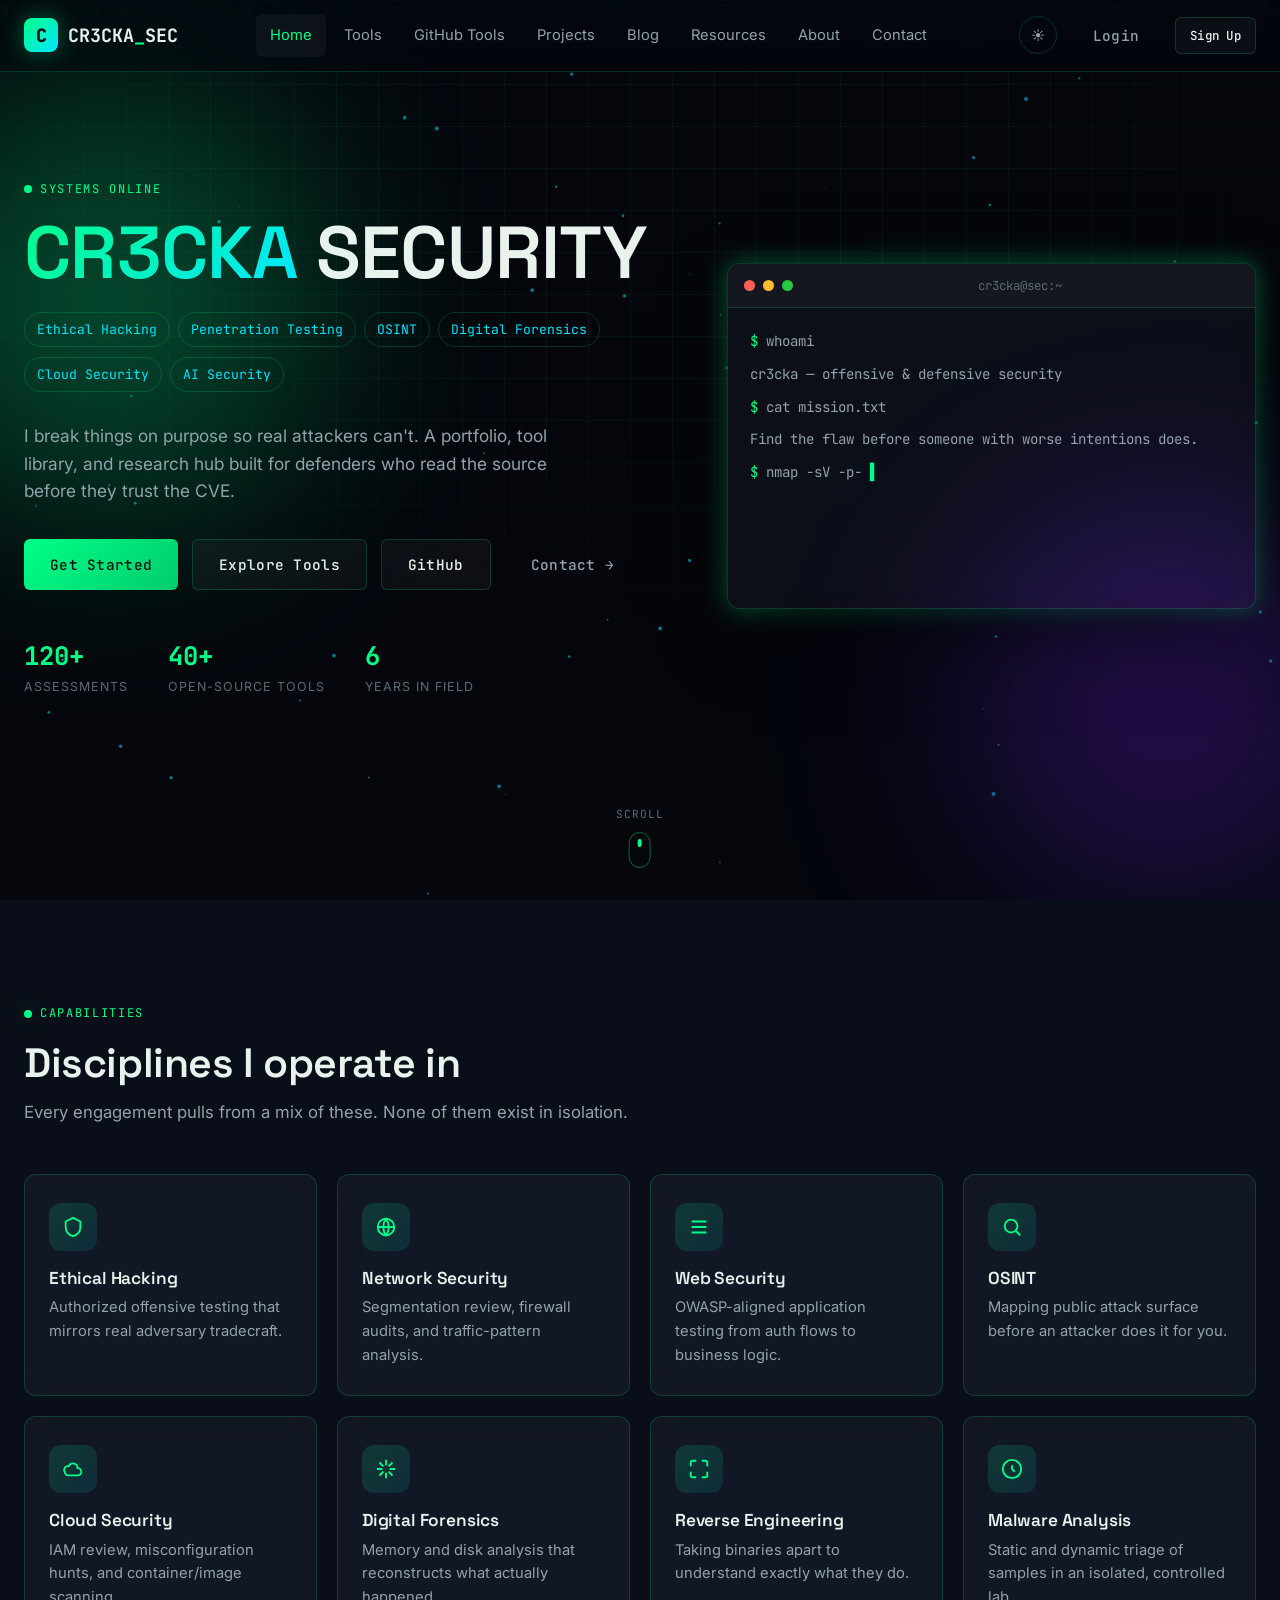
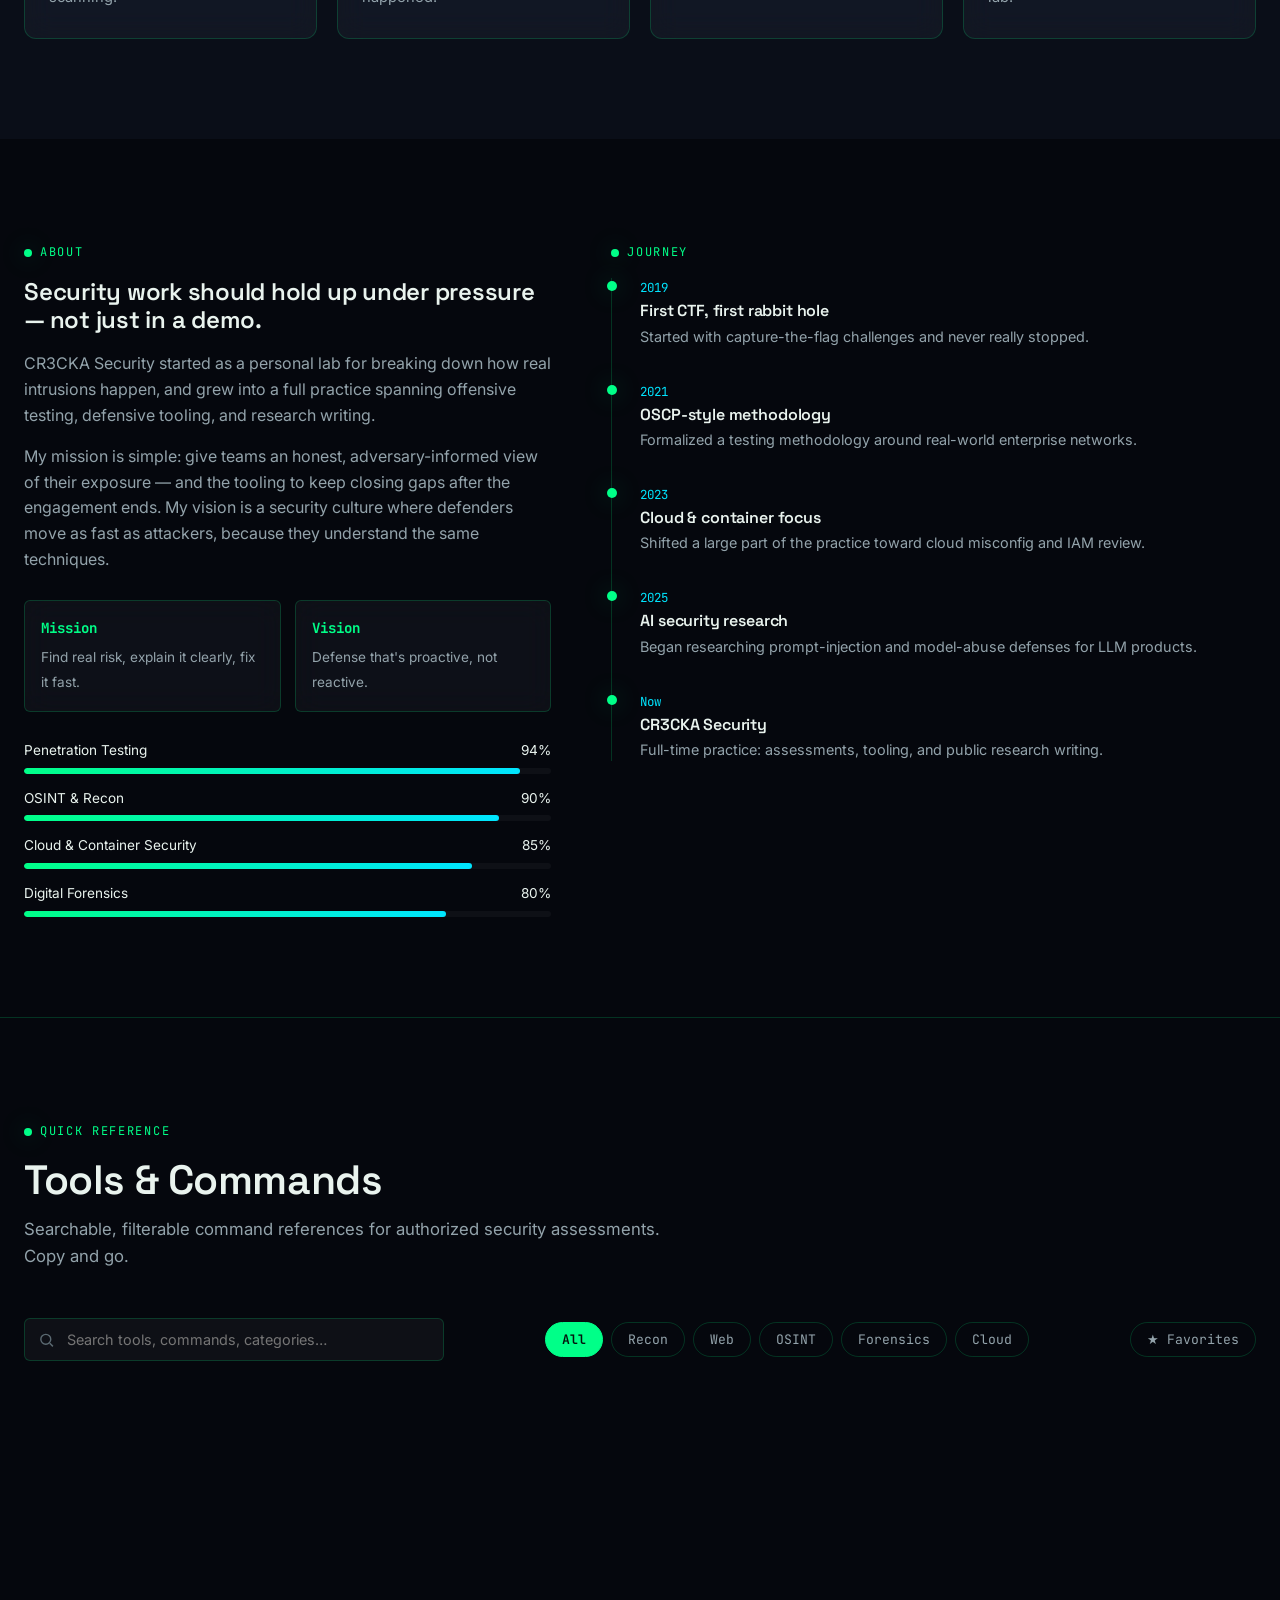
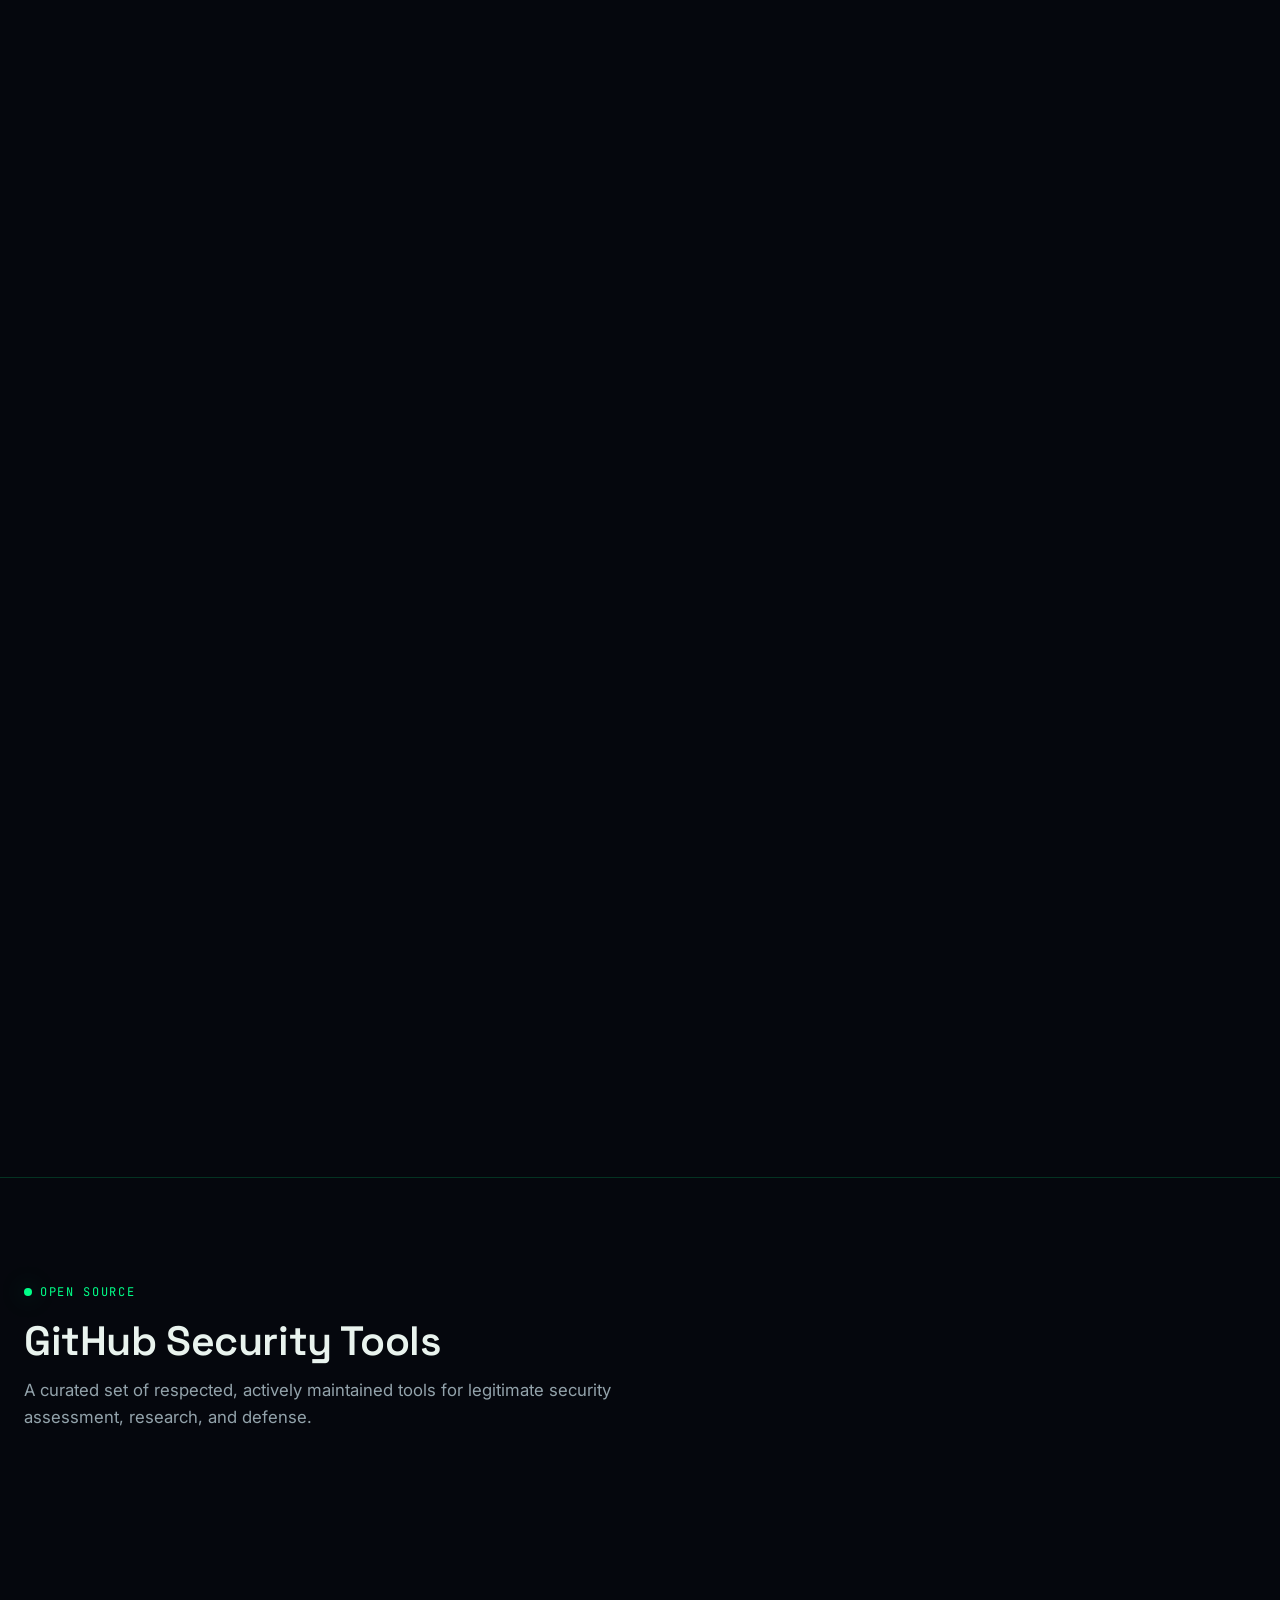
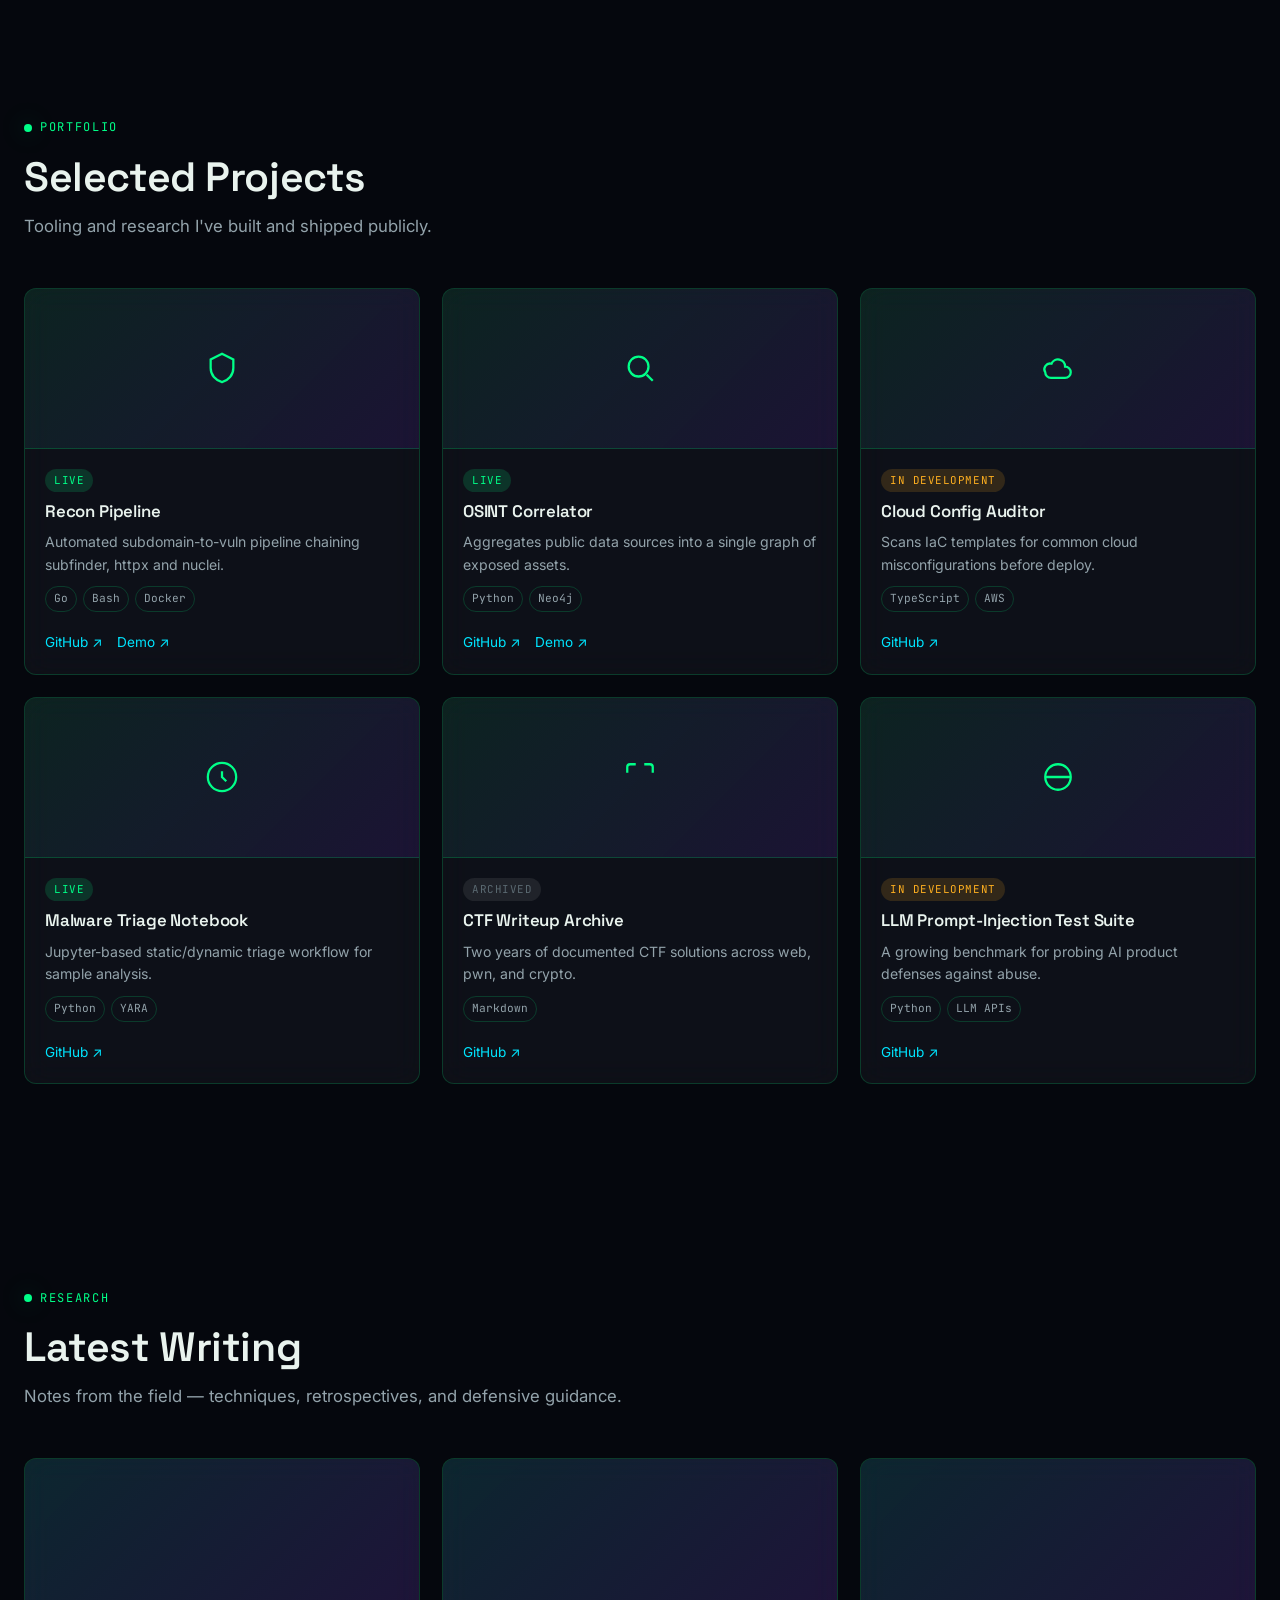
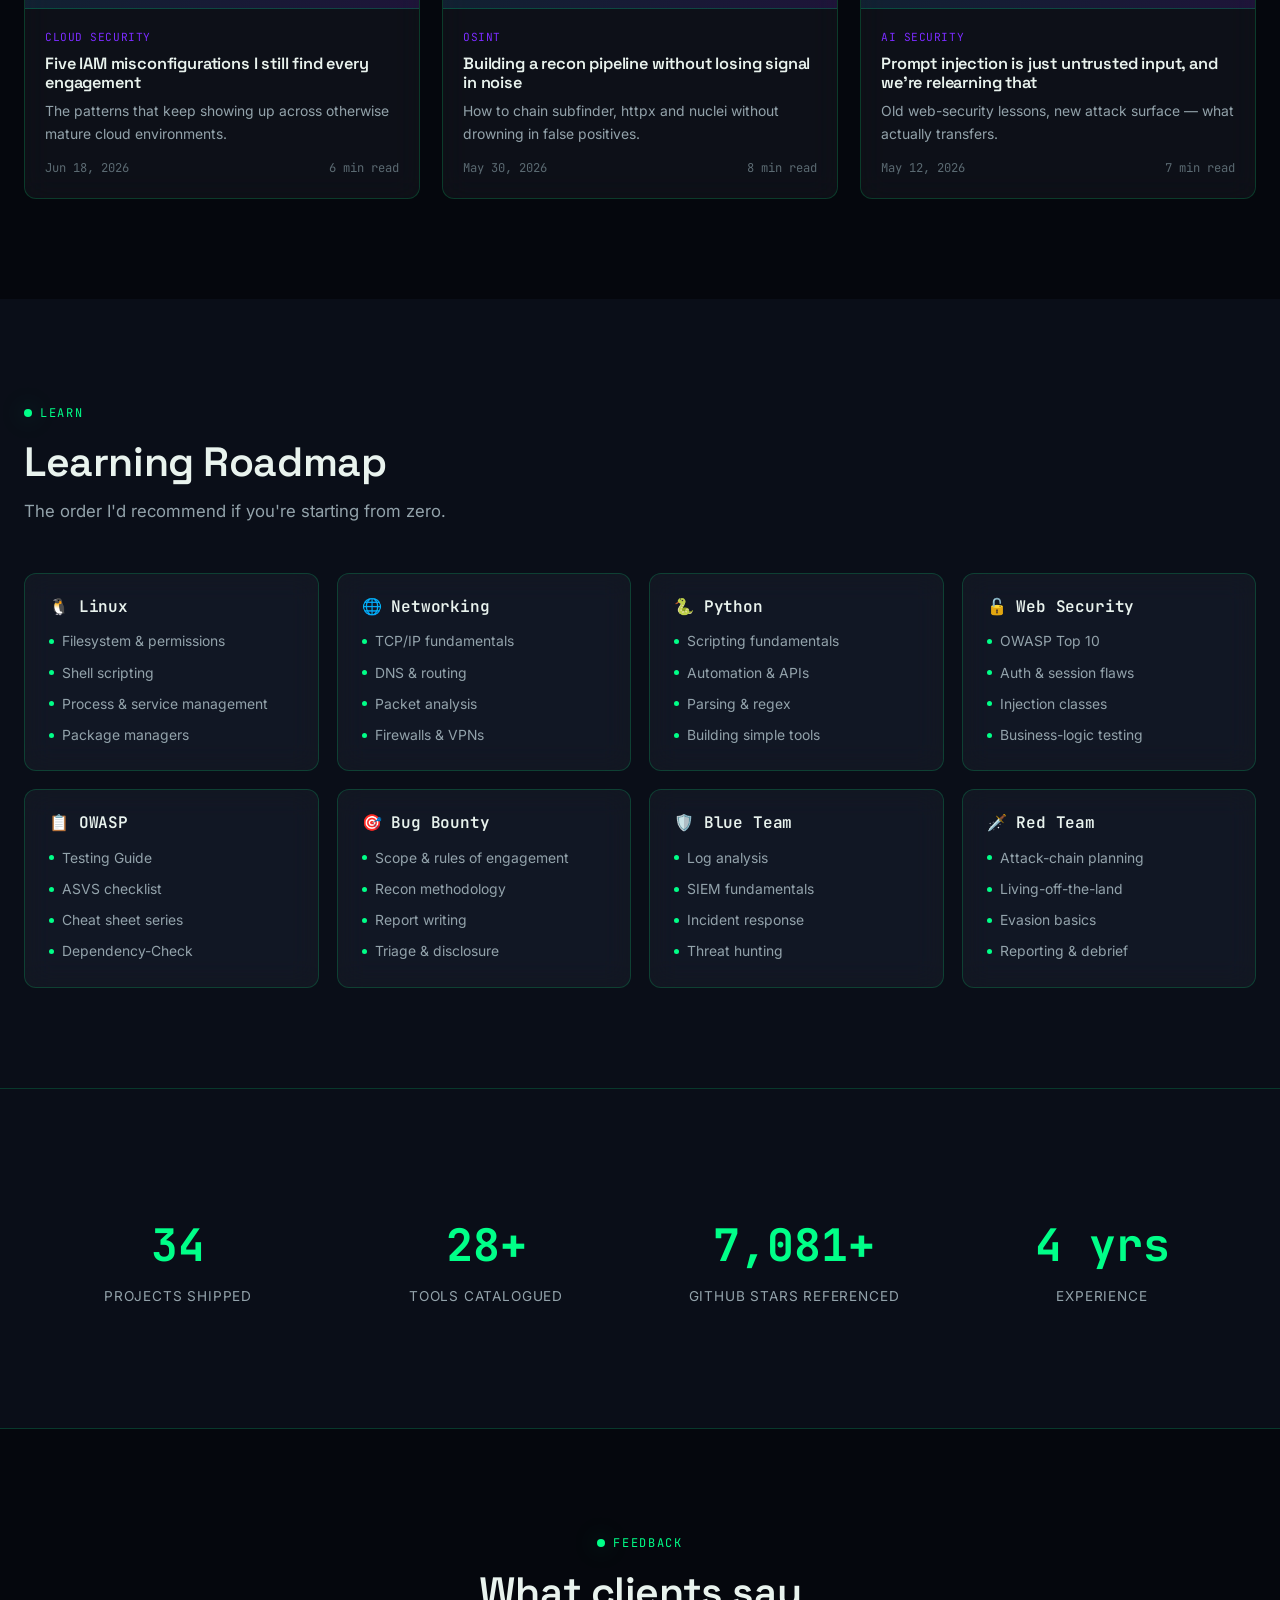
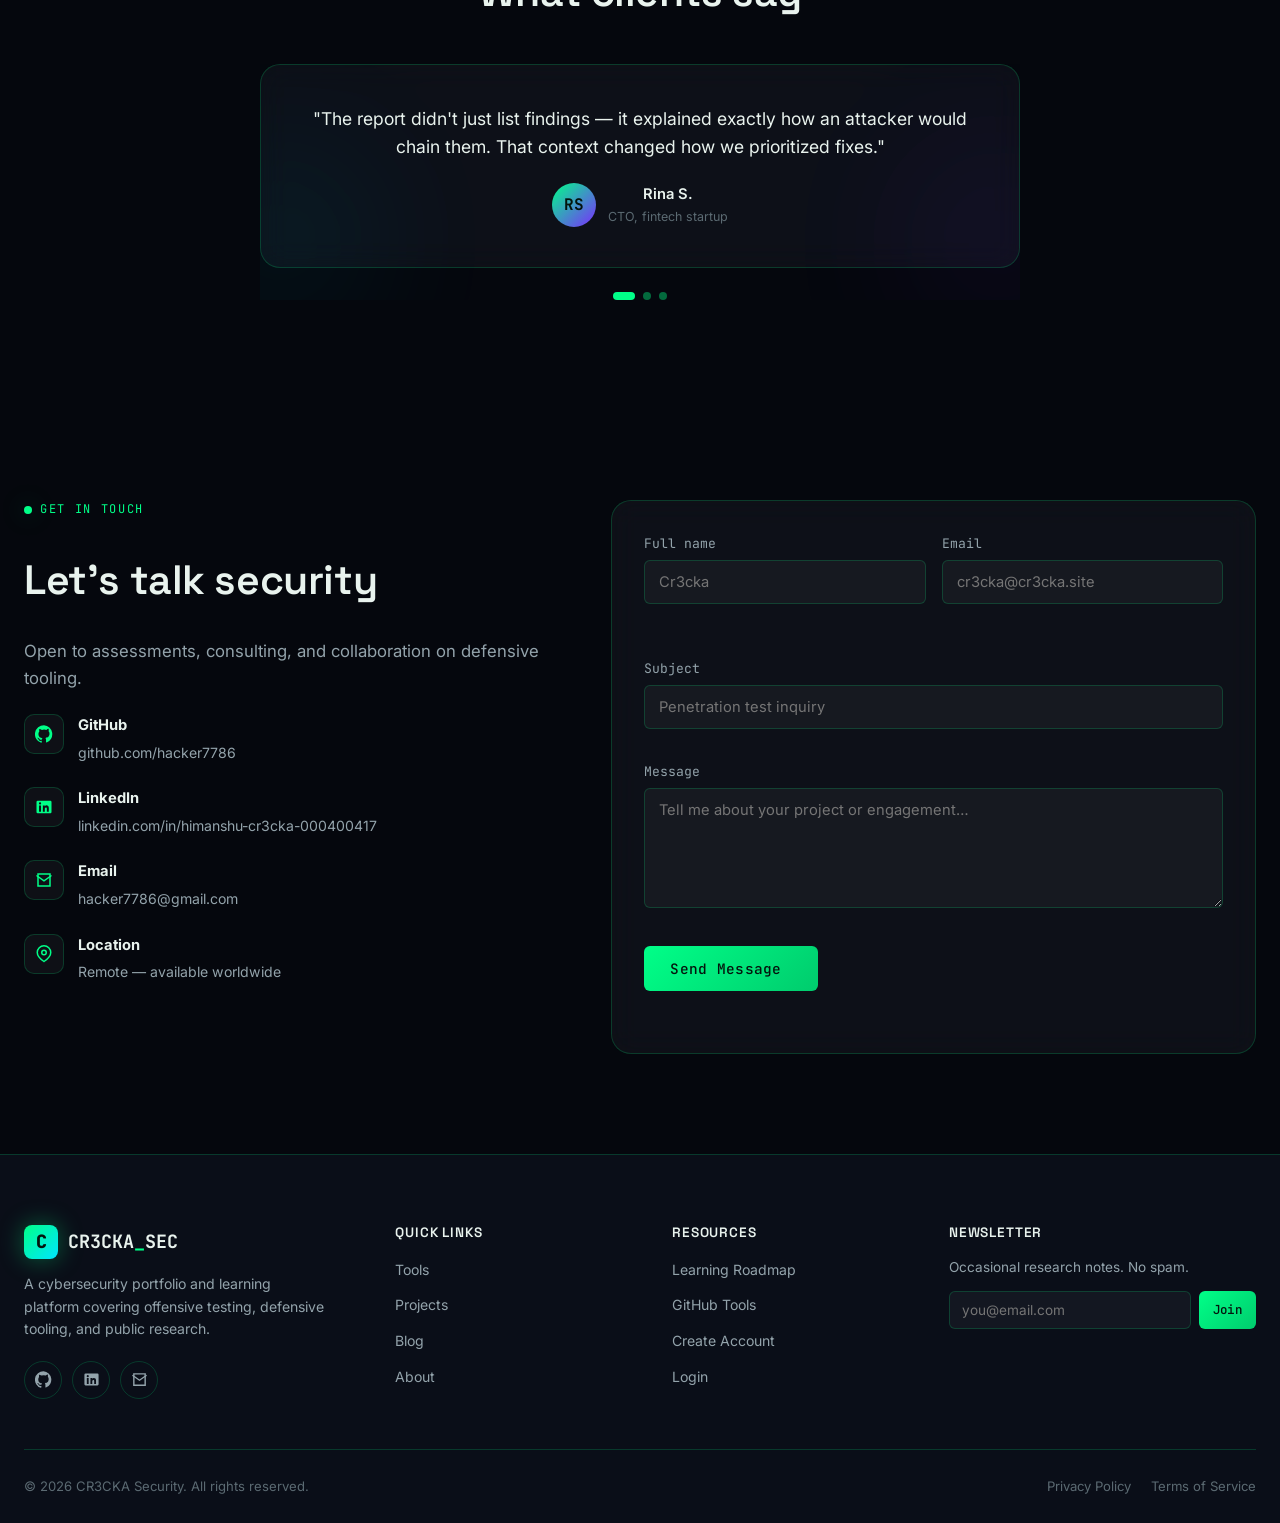
<file: index.html>
<!DOCTYPE html>
<html lang="en">
<head>
<meta charset="UTF-8" />
<meta name="viewport" content="width=device-width, initial-scale=1.0" />
<title>CR3CKA Security — Ethical Hacking, Pentesting &amp; OSINT</title>
<meta name="description" content="CR3CKA Security is a cybersecurity portfolio and learning platform covering ethical hacking, penetration testing, OSINT, digital forensics, cloud security and AI security." />
<meta name="keywords" content="cybersecurity, ethical hacking, penetration testing, OSINT, digital forensics, cloud security, red team, blue team, CR3CKA" />
<meta name="author" content="CR3CKA Security" />
<meta name="robots" content="index, follow" />
<link rel="canonical" href="https://cr3cka786.in/" />

<!-- Open Graph -->
<meta property="og:type" content="website" />
<meta property="og:title" content="CR3CKA Security — Ethical Hacking, Pentesting & OSINT" />
<meta property="og:description" content="A premium cybersecurity portfolio and learning platform: tools, research, and resources for ethical hacking, pentesting and defensive security." />
<meta property="og:url" content="https://cr3cka.dev/" />
<meta property="og:image" content="assets/images/og-cover.png" />

<!-- Twitter -->
<meta name="twitter:card" content="summary_large_image" />
<meta name="twitter:title" content="CR3CKA Security" />
<meta name="twitter:description" content="Ethical hacking, penetration testing, OSINT, digital forensics, cloud security and AI security." />
<meta name="twitter:image" content="assets/images/og-cover.png" />

<!-- Structured data -->
<script type="application/ld+json">
{
  "@context": "https://schema.org",
  "@type": "Organization",
  "name": "CR3CKA Security",
  "url": "https://cr3cka786.in/",
  "description": "Cybersecurity portfolio and learning platform covering ethical hacking, penetration testing, OSINT, digital forensics, cloud security and AI security.",
  "sameAs": [
    "https://github.com/hacker7786",
    "https://www.linkedin.com/in/himanshu-cr3cka-000400417"
  ]
}
</script>

<link rel="icon" type="image/svg+xml" href="data:image/svg+xml,<svg xmlns='http://www.w3.org/2000/svg' viewBox='0 0 100 100'><rect width='100' height='100' rx='20' fill='%2305070d'/><text x='50' y='68' font-size='60' text-anchor='middle' fill='%2300ff88' font-family='monospace'>C</text></svg>" />

<link rel="preconnect" href="https://fonts.googleapis.com" />
<link rel="preconnect" href="https://fonts.gstatic.com" crossorigin />
<link href="https://fonts.googleapis.com/css2?family=Space+Grotesk:wght@500;600;700&family=Inter:wght@400;500;600&family=JetBrains+Mono:wght@400;500;700&display=swap" rel="stylesheet" />

<link rel="stylesheet" href="css/style.css" />
<link rel="stylesheet" href="css/landing.css" />
<link rel="stylesheet" href="css/responsive.css" />
</head>
<body>

<!-- Loading screen -->
<div id="loading-screen" aria-hidden="true">
  <div class="loader-logo">CR3CKA<span>_</span>SECURITY</div>
  <div class="loader-bar"></div>
</div>

<!-- Background layers -->
<div class="cyber-grid" aria-hidden="true"></div>
<canvas id="matrix-canvas" aria-hidden="true"></canvas>
<canvas id="particle-canvas" aria-hidden="true"></canvas>

<!-- ===================== NAVBAR ===================== -->
<header class="navbar">
  <div class="container nav-inner">
    <a href="#home" class="logo">
      <span class="logo-mark">C</span>
      <span class="logo-text">CR3CKA<span>_</span>SEC</span>
    </a>

    <nav class="nav-links" id="nav-links">
      <a href="#home" class="active">Home</a>
      <a href="#tools">Tools</a>
      <a href="#github-tools">GitHub Tools</a>
      <a href="#projects">Projects</a>
      <a href="#blog">Blog</a>
      <a href="#resources">Resources</a>
      <a href="#about">About</a>
      <a href="#contact">Contact</a>
    </nav>

    <div class="nav-actions">
      <button class="theme-toggle" data-theme-toggle aria-label="Switch to light mode">
        <span data-icon>☀️</span>
      </button>
      <a href="login.html" class="btn btn-ghost hide-mobile">Login</a>
      <a href="signup.html" class="btn btn-outline btn-sm">Sign Up</a>
      <button class="nav-toggle" id="nav-toggle" aria-label="Toggle menu">
        <span></span><span></span><span></span>
      </button>
    </div>
  </div>
</header>

<main>

<!-- ===================== HERO ===================== -->
<section class="hero" id="home">
  <div class="container hero-grid">
    <div>
      <div class="eyebrow">Systems online</div>
      <h1 class="hero-title"><span class="g1">CR3CKA</span> <span class="g2">SECURITY</span></h1>

      <div class="hero-sub-list">
        <span class="tag">Ethical Hacking</span>
        <span class="tag">Penetration Testing</span>
        <span class="tag">OSINT</span>
        <span class="tag">Digital Forensics</span>
        <span class="tag">Cloud Security</span>
        <span class="tag">AI Security</span>
      </div>

      <p class="hero-desc">I break things on purpose so real attackers can't. A portfolio, tool library, and research hub built for defenders who read the source before they trust the CVE.</p>

      <div class="hero-actions">
        <a href="signup.html" class="btn btn-primary">Get Started</a>
        <a href="#tools" class="btn btn-outline">Explore Tools</a>
        <a href="https://github.com/hacker7786" target="_blank" rel="noopener" class="btn btn-outline">GitHub</a>
        <a href="#contact" class="btn btn-ghost">Contact →</a>
      </div>

      <div class="hero-stats">
        <div><div class="stat-num">120+</div><div class="stat-label">Assessments</div></div>
        <div><div class="stat-num">40+</div><div class="stat-label">Open-source tools</div></div>
        <div><div class="stat-num">6</div><div class="stat-label">Years in field</div></div>
      </div>
    </div>

    <div class="terminal glass" data-reveal>
      <div class="terminal-head">
        <span class="terminal-dot red"></span><span class="terminal-dot yellow"></span><span class="terminal-dot green"></span>
        <span class="terminal-title">cr3cka@sec:~</span>
      </div>
      <div class="terminal-body">
        <div class="terminal-line"><span class="prompt">$</span>whoami</div>
        <div class="terminal-line out">cr3cka — offensive &amp; defensive security</div>
        <div class="terminal-line"><span class="prompt">$</span>cat mission.txt</div>
        <div class="terminal-line out">Find the flaw before someone with worse intentions does.</div>
        <div class="terminal-line"><span class="prompt">$</span><span id="typed-cmd"></span></div>
      </div>
    </div>
  </div>

  <div class="scroll-indicator">
    <span>Scroll</span>
    <div class="mouse"></div>
  </div>
</section>

<!-- ===================== FEATURES ===================== -->
<section id="features">
  <div class="container">
    <div class="section-head" data-reveal>
      <div class="eyebrow">Capabilities</div>
      <h2 class="section-title">Disciplines I operate in</h2>
      <p class="section-sub">Every engagement pulls from a mix of these. None of them exist in isolation.</p>
    </div>

    <div class="feature-grid">
      <div class="feature-card glass" data-reveal>
        <div class="feature-icon"><svg width="22" height="22" viewBox="0 0 24 24" fill="none" stroke="currentColor" stroke-width="2"><path d="M12 2l8 4v6c0 5-3.4 8.7-8 10-4.6-1.3-8-5-8-10V6z"/></svg></div>
        <h3>Ethical Hacking</h3>
        <p>Authorized offensive testing that mirrors real adversary tradecraft.</p>
      </div>
      <div class="feature-card glass" data-reveal>
        <div class="feature-icon"><svg width="22" height="22" viewBox="0 0 24 24" fill="none" stroke="currentColor" stroke-width="2"><circle cx="12" cy="12" r="9"/><path d="M3 12h18M12 3a15 15 0 010 18 15 15 0 010-18z"/></svg></div>
        <h3>Network Security</h3>
        <p>Segmentation review, firewall audits, and traffic-pattern analysis.</p>
      </div>
      <div class="feature-card glass" data-reveal>
        <div class="feature-icon"><svg width="22" height="22" viewBox="0 0 24 24" fill="none" stroke="currentColor" stroke-width="2"><path d="M4 6h16M4 12h16M4 18h16"/></svg></div>
        <h3>Web Security</h3>
        <p>OWASP-aligned application testing from auth flows to business logic.</p>
      </div>
      <div class="feature-card glass" data-reveal>
        <div class="feature-icon"><svg width="22" height="22" viewBox="0 0 24 24" fill="none" stroke="currentColor" stroke-width="2"><circle cx="11" cy="11" r="7"/><path d="M21 21l-4.35-4.35"/></svg></div>
        <h3>OSINT</h3>
        <p>Mapping public attack surface before an attacker does it for you.</p>
      </div>
      <div class="feature-card glass" data-reveal>
        <div class="feature-icon"><svg width="22" height="22" viewBox="0 0 24 24" fill="none" stroke="currentColor" stroke-width="2"><path d="M3 15a4 4 0 004 4h10a4 4 0 000-8 5 5 0 00-9.6-2A4 4 0 003 15z"/></svg></div>
        <h3>Cloud Security</h3>
        <p>IAM review, misconfiguration hunts, and container/image scanning.</p>
      </div>
      <div class="feature-card glass" data-reveal>
        <div class="feature-icon"><svg width="22" height="22" viewBox="0 0 24 24" fill="none" stroke="currentColor" stroke-width="2"><path d="M12 2v6M12 16v6M4.9 4.9l4.2 4.2M14.9 14.9l4.2 4.2M2 12h6M16 12h6M4.9 19.1l4.2-4.2M14.9 9.1l4.2-4.2"/></svg></div>
        <h3>Digital Forensics</h3>
        <p>Memory and disk analysis that reconstructs what actually happened.</p>
      </div>
      <div class="feature-card glass" data-reveal>
        <div class="feature-icon"><svg width="22" height="22" viewBox="0 0 24 24" fill="none" stroke="currentColor" stroke-width="2"><path d="M9 3H5a2 2 0 00-2 2v4M15 3h4a2 2 0 012 2v4M9 21H5a2 2 0 01-2-2v-4M15 21h4a2 2 0 002-2v-4"/></svg></div>
        <h3>Reverse Engineering</h3>
        <p>Taking binaries apart to understand exactly what they do.</p>
      </div>
      <div class="feature-card glass" data-reveal>
        <div class="feature-icon"><svg width="22" height="22" viewBox="0 0 24 24" fill="none" stroke="currentColor" stroke-width="2"><path d="M12 8v4l3 3M12 2a10 10 0 100 20 10 10 0 000-20z"/></svg></div>
        <h3>Malware Analysis</h3>
        <p>Static and dynamic triage of samples in an isolated, controlled lab.</p>
      </div>
    </div>
  </div>
</section>

<!-- ===================== ABOUT ===================== -->
<section id="about">
  <div class="container about-grid">
    <div class="about-copy" data-reveal>
      <div class="eyebrow">About</div>
      <h2>Security work should hold up under pressure — not just in a demo.</h2>
      <p>CR3CKA Security started as a personal lab for breaking down how real intrusions happen, and grew into a full practice spanning offensive testing, defensive tooling, and research writing.</p>
      <p>My mission is simple: give teams an honest, adversary-informed view of their exposure — and the tooling to keep closing gaps after the engagement ends. My vision is a security culture where defenders move as fast as attackers, because they understand the same techniques.</p>

      <div class="pillar-row">
        <div class="pillar glass"><strong>Mission</strong><span>Find real risk, explain it clearly, fix it fast.</span></div>
        <div class="pillar glass"><strong>Vision</strong><span>Defense that's proactive, not reactive.</span></div>
      </div>

      <div class="skills-bars">
        <div>
          <div class="skill-bar-row"><span>Penetration Testing</span><span>94%</span></div>
          <div class="skill-bar-track"><div class="skill-bar-fill" data-width="94%"></div></div>
        </div>
        <div>
          <div class="skill-bar-row"><span>OSINT &amp; Recon</span><span>90%</span></div>
          <div class="skill-bar-track"><div class="skill-bar-fill" data-width="90%"></div></div>
        </div>
        <div>
          <div class="skill-bar-row"><span>Cloud &amp; Container Security</span><span>85%</span></div>
          <div class="skill-bar-track"><div class="skill-bar-fill" data-width="85%"></div></div>
        </div>
        <div>
          <div class="skill-bar-row"><span>Digital Forensics</span><span>80%</span></div>
          <div class="skill-bar-track"><div class="skill-bar-fill" data-width="80%"></div></div>
        </div>
      </div>
    </div>

    <div data-reveal>
      <div class="eyebrow">Journey</div>
      <div class="timeline">
        <div class="timeline-item">
          <span class="timeline-year">2019</span>
          <h4>First CTF, first rabbit hole</h4>
          <p>Started with capture-the-flag challenges and never really stopped.</p>
        </div>
        <div class="timeline-item">
          <span class="timeline-year">2021</span>
          <h4>OSCP-style methodology</h4>
          <p>Formalized a testing methodology around real-world enterprise networks.</p>
        </div>
        <div class="timeline-item">
          <span class="timeline-year">2023</span>
          <h4>Cloud &amp; container focus</h4>
          <p>Shifted a large part of the practice toward cloud misconfig and IAM review.</p>
        </div>
        <div class="timeline-item">
          <span class="timeline-year">2025</span>
          <h4>AI security research</h4>
          <p>Began researching prompt-injection and model-abuse defenses for LLM products.</p>
        </div>
        <div class="timeline-item">
          <span class="timeline-year">Now</span>
          <h4>CR3CKA Security</h4>
          <p>Full-time practice: assessments, tooling, and public research writing.</p>
        </div>
      </div>
    </div>
  </div>
</section>

<!-- ===================== TOOLS ===================== -->
<section id="tools">
  <div class="container">
    <div class="section-head" data-reveal>
      <div class="eyebrow">Quick Reference</div>
      <h2 class="section-title">Tools &amp; Commands</h2>
      <p class="section-sub">Searchable, filterable command references for authorized security assessments. Copy and go.</p>
    </div>

    <div class="tools-toolbar">
      <div class="tools-search">
        <svg width="17" height="17" viewBox="0 0 24 24" fill="none" stroke="currentColor" stroke-width="2"><circle cx="11" cy="11" r="7"/><path d="M21 21l-4.35-4.35"/></svg>
        <input type="text" id="tools-search-input" placeholder="Search tools, commands, categories…" aria-label="Search tools" />
      </div>
      <div class="tools-filters" id="tools-filters"></div>
      <button class="filter-chip" id="fav-toggle" aria-label="Show favorites only">★ Favorites</button>
    </div>

    <div class="tools-grid" id="tools-grid"></div>
    <div class="tools-empty" id="tools-empty">No tools match your search — try another keyword or category.</div>
  </div>
</section>

<!-- ===================== GITHUB TOOLS ===================== -->
<section id="github-tools">
  <div class="container">
    <div class="section-head" data-reveal>
      <div class="eyebrow">Open Source</div>
      <h2 class="section-title">GitHub Security Tools</h2>
      <p class="section-sub">A curated set of respected, actively maintained tools for legitimate security assessment, research, and defense.</p>
    </div>
    <div class="gh-grid" id="gh-grid"></div>
  </div>
</section>

<!-- ===================== PROJECTS ===================== -->
<section id="projects">
  <div class="container">
    <div class="section-head" data-reveal>
      <div class="eyebrow">Portfolio</div>
      <h2 class="section-title">Selected Projects</h2>
      <p class="section-sub">Tooling and research I've built and shipped publicly.</p>
    </div>

    <div class="project-grid">
      <article class="project-card glass" data-reveal>
        <div class="project-thumb"><svg width="34" height="34" viewBox="0 0 24 24" fill="none" stroke="currentColor" stroke-width="1.6"><path d="M12 2l8 4v6c0 5-3.4 8.7-8 10-4.6-1.3-8-5-8-10V6z"/></svg></div>
        <div class="project-body">
          <span class="project-status live">Live</span>
          <h3>Recon Pipeline</h3>
          <p>Automated subdomain-to-vuln pipeline chaining subfinder, httpx and nuclei.</p>
          <div class="project-stack"><span>Go</span><span>Bash</span><span>Docker</span></div>
        </div>
        <div class="project-links">
          <a href="https://github.com/hacker7786" target="_blank" rel="noopener">GitHub ↗</a>
          <a href="#" target="_blank" rel="noopener">Demo ↗</a>
        </div>
      </article>

      <article class="project-card glass" data-reveal>
        <div class="project-thumb"><svg width="34" height="34" viewBox="0 0 24 24" fill="none" stroke="currentColor" stroke-width="1.6"><circle cx="11" cy="11" r="7"/><path d="M21 21l-4.35-4.35"/></svg></div>
        <div class="project-body">
          <span class="project-status live">Live</span>
          <h3>OSINT Correlator</h3>
          <p>Aggregates public data sources into a single graph of exposed assets.</p>
          <div class="project-stack"><span>Python</span><span>Neo4j</span></div>
        </div>
        <div class="project-links">
          <a href="https://github.com/hacker7786" target="_blank" rel="noopener">GitHub ↗</a>
          <a href="#" target="_blank" rel="noopener">Demo ↗</a>
        </div>
      </article>

      <article class="project-card glass" data-reveal>
        <div class="project-thumb"><svg width="34" height="34" viewBox="0 0 24 24" fill="none" stroke="currentColor" stroke-width="1.6"><path d="M3 15a4 4 0 004 4h10a4 4 0 000-8 5 5 0 00-9.6-2A4 4 0 003 15z"/></svg></div>
        <div class="project-body">
          <span class="project-status dev">In Development</span>
          <h3>Cloud Config Auditor</h3>
          <p>Scans IaC templates for common cloud misconfigurations before deploy.</p>
          <div class="project-stack"><span>TypeScript</span><span>AWS</span></div>
        </div>
        <div class="project-links">
          <a href="https://github.com/hacker7786" target="_blank" rel="noopener">GitHub ↗</a>
        </div>
      </article>

      <article class="project-card glass" data-reveal>
        <div class="project-thumb"><svg width="34" height="34" viewBox="0 0 24 24" fill="none" stroke="currentColor" stroke-width="1.6"><path d="M12 8v4l3 3M12 2a10 10 0 100 20 10 10 0 000-20z"/></svg></div>
        <div class="project-body">
          <span class="project-status live">Live</span>
          <h3>Malware Triage Notebook</h3>
          <p>Jupyter-based static/dynamic triage workflow for sample analysis.</p>
          <div class="project-stack"><span>Python</span><span>YARA</span></div>
        </div>
        <div class="project-links">
          <a href="https://github.com/hacker7786" target="_blank" rel="noopener">GitHub ↗</a>
        </div>
      </article>

      <article class="project-card glass" data-reveal>
        <div class="project-thumb"><svg width="34" height="34" viewBox="0 0 24 24" fill="none" stroke="currentColor" stroke-width="1.6"><path d="M9 3H5a2 2 0 00-2 2v4M15 3h4a2 2 0 012 2v4"/></svg></div>
        <div class="project-body">
          <span class="project-status archived">Archived</span>
          <h3>CTF Writeup Archive</h3>
          <p>Two years of documented CTF solutions across web, pwn, and crypto.</p>
          <div class="project-stack"><span>Markdown</span></div>
        </div>
        <div class="project-links">
          <a href="https://github.com/hacker7786" target="_blank" rel="noopener">GitHub ↗</a>
        </div>
      </article>

      <article class="project-card glass" data-reveal>
        <div class="project-thumb"><svg width="34" height="34" viewBox="0 0 24 24" fill="none" stroke="currentColor" stroke-width="1.6"><circle cx="12" cy="12" r="9"/><path d="M3 12h18"/></svg></div>
        <div class="project-body">
          <span class="project-status dev">In Development</span>
          <h3>LLM Prompt-Injection Test Suite</h3>
          <p>A growing benchmark for probing AI product defenses against abuse.</p>
          <div class="project-stack"><span>Python</span><span>LLM APIs</span></div>
        </div>
        <div class="project-links">
          <a href="https://github.com/hacker7786" target="_blank" rel="noopener">GitHub ↗</a>
        </div>
      </article>
    </div>
  </div>
</section>

<!-- ===================== BLOG ===================== -->
<section id="blog">
  <div class="container">
    <div class="section-head" data-reveal>
      <div class="eyebrow">Research</div>
      <h2 class="section-title">Latest Writing</h2>
      <p class="section-sub">Notes from the field — techniques, retrospectives, and defensive guidance.</p>
    </div>

    <div class="blog-grid">
      <article class="blog-card glass" data-reveal>
        <div class="blog-thumb"></div>
        <div class="blog-body">
          <span class="blog-tag">Cloud Security</span>
          <h3>Five IAM misconfigurations I still find every engagement</h3>
          <p>The patterns that keep showing up across otherwise mature cloud environments.</p>
          <div class="blog-meta"><span>Jun 18, 2026</span><span>6 min read</span></div>
        </div>
      </article>
      <article class="blog-card glass" data-reveal>
        <div class="blog-thumb"></div>
        <div class="blog-body">
          <span class="blog-tag">OSINT</span>
          <h3>Building a recon pipeline without losing signal in noise</h3>
          <p>How to chain subfinder, httpx and nuclei without drowning in false positives.</p>
          <div class="blog-meta"><span>May 30, 2026</span><span>8 min read</span></div>
        </div>
      </article>
      <article class="blog-card glass" data-reveal>
        <div class="blog-thumb"></div>
        <div class="blog-body">
          <span class="blog-tag">AI Security</span>
          <h3>Prompt injection is just untrusted input, and we're relearning that</h3>
          <p>Old web-security lessons, new attack surface — what actually transfers.</p>
          <div class="blog-meta"><span>May 12, 2026</span><span>7 min read</span></div>
        </div>
      </article>
    </div>
  </div>
</section>

<!-- ===================== RESOURCES ===================== -->
<section id="resources">
  <div class="container">
    <div class="section-head" data-reveal>
      <div class="eyebrow">Learn</div>
      <h2 class="section-title">Learning Roadmap</h2>
      <p class="section-sub">The order I'd recommend if you're starting from zero.</p>
    </div>

    <div class="roadmap-grid">
      <div class="roadmap-card glass" data-reveal>
        <h3>🐧 Linux</h3>
        <ul><li>Filesystem &amp; permissions</li><li>Shell scripting</li><li>Process &amp; service management</li><li>Package managers</li></ul>
      </div>
      <div class="roadmap-card glass" data-reveal>
        <h3>🌐 Networking</h3>
        <ul><li>TCP/IP fundamentals</li><li>DNS &amp; routing</li><li>Packet analysis</li><li>Firewalls &amp; VPNs</li></ul>
      </div>
      <div class="roadmap-card glass" data-reveal>
        <h3>🐍 Python</h3>
        <ul><li>Scripting fundamentals</li><li>Automation &amp; APIs</li><li>Parsing &amp; regex</li><li>Building simple tools</li></ul>
      </div>
      <div class="roadmap-card glass" data-reveal>
        <h3>🔓 Web Security</h3>
        <ul><li>OWASP Top 10</li><li>Auth &amp; session flaws</li><li>Injection classes</li><li>Business-logic testing</li></ul>
      </div>
      <div class="roadmap-card glass" data-reveal>
        <h3>📋 OWASP</h3>
        <ul><li>Testing Guide</li><li>ASVS checklist</li><li>Cheat sheet series</li><li>Dependency-Check</li></ul>
      </div>
      <div class="roadmap-card glass" data-reveal>
        <h3>🎯 Bug Bounty</h3>
        <ul><li>Scope &amp; rules of engagement</li><li>Recon methodology</li><li>Report writing</li><li>Triage &amp; disclosure</li></ul>
      </div>
      <div class="roadmap-card glass" data-reveal>
        <h3>🛡️ Blue Team</h3>
        <ul><li>Log analysis</li><li>SIEM fundamentals</li><li>Incident response</li><li>Threat hunting</li></ul>
      </div>
      <div class="roadmap-card glass" data-reveal>
        <h3>🗡️ Red Team</h3>
        <ul><li>Attack-chain planning</li><li>Living-off-the-land</li><li>Evasion basics</li><li>Reporting &amp; debrief</li></ul>
      </div>
    </div>
  </div>
</section>

<!-- ===================== STATS ===================== -->
<section class="stats-band">
  <div class="container">
    <div class="stats-grid">
      <div class="stat-item" data-reveal><div class="num" data-counter="48">0</div><div class="lbl">Projects Shipped</div></div>
      <div class="stat-item" data-reveal><div class="num" data-counter="40" data-suffix="+">0</div><div class="lbl">Tools Catalogued</div></div>
      <div class="stat-item" data-reveal><div class="num" data-counter="9800" data-suffix="+">0</div><div class="lbl">GitHub Stars Referenced</div></div>
      <div class="stat-item" data-reveal><div class="num" data-counter="6" data-suffix=" yrs">0</div><div class="lbl">Experience</div></div>
    </div>
  </div>
</section>

<!-- ===================== TESTIMONIALS ===================== -->
<section id="testimonials">
  <div class="container">
    <div class="section-head" data-reveal style="text-align:center; margin-left:auto; margin-right:auto;">
      <div class="eyebrow" style="justify-content:center;">Feedback</div>
      <h2 class="section-title">What clients say</h2>
    </div>

    <div class="testimonial-track" data-reveal>
      <div class="testimonial-slide glass">
        <p class="testimonial-quote">"The report didn't just list findings — it explained exactly how an attacker would chain them. That context changed how we prioritized fixes."</p>
        <div class="testimonial-person">
          <div class="testimonial-avatar">RS</div>
          <div>
            <div class="testimonial-name">Rina S.</div>
            <div class="testimonial-role">CTO, fintech startup</div>
          </div>
        </div>
      </div>
      <div class="testimonial-slide glass">
        <p class="testimonial-quote">"Fast, thorough, and refreshingly clear communication throughout the engagement. Our cloud posture is measurably better."</p>
        <div class="testimonial-person">
          <div class="testimonial-avatar">DK</div>
          <div>
            <div class="testimonial-name">David K.</div>
            <div class="testimonial-role">Head of Platform Eng.</div>
          </div>
        </div>
      </div>
      <div class="testimonial-slide glass">
        <p class="testimonial-quote">"CR3CKA found a business-logic flaw two other vendors missed entirely. Worth every hour of the engagement."</p>
        <div class="testimonial-person">
          <div class="testimonial-avatar">AM</div>
          <div>
            <div class="testimonial-name">Amara M.</div>
            <div class="testimonial-role">Security Lead, SaaS co.</div>
          </div>
        </div>
      </div>
      <div class="testimonial-dots" id="testimonial-dots"></div>
    </div>
  </div>
</section>

<!-- ===================== CONTACT ===================== -->
<section id="contact">
  <div class="container contact-grid">
    <div class="contact-info" data-reveal>
      <div class="eyebrow">Get in touch</div>
      <h2 class="section-title">Let's talk security</h2>
      <p class="section-sub">Open to assessments, consulting, and collaboration on defensive tooling.</p>

      <div class="contact-item">
        <div class="ic"><svg width="18" height="18" viewBox="0 0 24 24" fill="currentColor"><path d="M12 .3a12 12 0 00-3.8 23.4c.6.1.8-.3.8-.6v-2c-3.3.7-4-1.6-4-1.6-.6-1.4-1.4-1.8-1.4-1.8-1.1-.8.1-.7.1-.7 1.2.1 1.9 1.2 1.9 1.2 1.1 1.9 2.9 1.3 3.6 1 .1-.8.4-1.3.8-1.6-2.7-.3-5.4-1.3-5.4-5.9 0-1.3.5-2.4 1.2-3.2-.1-.3-.5-1.5.1-3.2 0 0 1-.3 3.3 1.2a11.3 11.3 0 016 0C17 4.7 18 5 18 5c.6 1.7.2 2.9.1 3.2.8.8 1.2 1.9 1.2 3.2 0 4.6-2.7 5.6-5.4 5.9.4.4.8 1.1.8 2.2v3.3c0 .3.2.7.8.6A12 12 0 0012 .3z"/></svg></div>
        <div><strong>GitHub</strong><a href="https://github.com/hacker7786" target="_blank" rel="noopener">github.com/hacker7786</a></div>
      </div>
      <div class="contact-item">
        <div class="ic"><svg width="18" height="18" viewBox="0 0 24 24" fill="currentColor"><path d="M20.4 3.6H3.6A1.6 1.6 0 002 5.2v13.6a1.6 1.6 0 001.6 1.6h16.8a1.6 1.6 0 001.6-1.6V5.2a1.6 1.6 0 00-1.6-1.6zM8 18.4H5.4V9.9H8zM6.7 8.8a1.5 1.5 0 110-3 1.5 1.5 0 010 3zm11.7 9.6h-2.6v-4.1c0-1-.4-1.7-1.3-1.7-.7 0-1.1.5-1.3 1-.1.2-.1.4-.1.7v4.1H10.5s.1-7.4 0-8.5h2.6v1.2a2.6 2.6 0 012.3-1.3c1.7 0 3 1.1 3 3.5z"/></svg></div>
        <div><strong>LinkedIn</strong><a href="https://www.linkedin.com/in/himanshu-cr3cka-000400417" target="_blank" rel="noopener">linkedin.com/in/himanshu-cr3cka-000400417</a></div>
      </div>
      <div class="contact-item">
        <div class="ic"><svg width="18" height="18" viewBox="0 0 24 24" fill="none" stroke="currentColor" stroke-width="2"><path d="M4 4h16v16H4z"/><path d="M22 6l-10 7L2 6"/></svg></div>
        <div><strong>Email</strong><a href="mailto:hacker7786@gmail.com">hacker7786@gmail.com</a></div>
      </div>
      <div class="contact-item">
        <div class="ic"><svg width="18" height="18" viewBox="0 0 24 24" fill="none" stroke="currentColor" stroke-width="2"><path d="M21 10c0 6-9 12-9 12s-9-6-9-12a9 9 0 0118 0z"/><circle cx="12" cy="10" r="3"/></svg></div>
        <div><strong>Location</strong><span>Remote — available worldwide</span></div>
      </div>
    </div>

    <form class="contact-form glass" id="contact-form" data-reveal style="padding:32px; border-radius:20px;" novalidate>
      <div class="form-grid">
        <div class="form-group">
          <label for="c-name">Full name</label>
          <input type="text" id="c-name" name="name" placeholder="Cr3cka" />
          <span class="form-error" id="c-name-error"></span>
        </div>
        <div class="form-group">
          <label for="c-email">Email</label>
          <input type="email" id="c-email" name="email" placeholder="cr3cka@cr3cka.site" />
          <span class="form-error" id="c-email-error"></span>
        </div>
        <div class="form-group full">
          <label for="c-subject">Subject</label>
          <input type="text" id="c-subject" name="subject" placeholder="Penetration test inquiry" />
        </div>
        <div class="form-group full">
          <label for="c-message">Message</label>
          <textarea id="c-message" name="message" placeholder="Tell me about your project or engagement…"></textarea>
          <span class="form-error" id="c-message-error"></span>
        </div>
      </div>
      <button type="submit" class="btn btn-primary">
        <span class="btn-label">Send Message</span>
        <span class="btn-spinner"></span>
      </button>
      <div class="form-status" id="contact-status"></div>
    </form>
  </div>
</section>

</main>

<!-- ===================== FOOTER ===================== -->
<footer class="site-footer">
  <div class="container">
    <div class="footer-grid">
      <div class="footer-brand">
        <a href="#home" class="logo"><span class="logo-mark">C</span><span class="logo-text">CR3CKA<span>_</span>SEC</span></a>
        <p>A cybersecurity portfolio and learning platform covering offensive testing, defensive tooling, and public research.</p>
        <div class="social-icons">
          <a href="https://github.com/hacker7786" target="_blank" rel="noopener" aria-label="GitHub"><svg width="17" height="17" viewBox="0 0 24 24" fill="currentColor"><path d="M12 .3a12 12 0 00-3.8 23.4c.6.1.8-.3.8-.6v-2c-3.3.7-4-1.6-4-1.6-.6-1.4-1.4-1.8-1.4-1.8-1.1-.8.1-.7.1-.7 1.2.1 1.9 1.2 1.9 1.2 1.1 1.9 2.9 1.3 3.6 1 .1-.8.4-1.3.8-1.6-2.7-.3-5.4-1.3-5.4-5.9 0-1.3.5-2.4 1.2-3.2-.1-.3-.5-1.5.1-3.2 0 0 1-.3 3.3 1.2a11.3 11.3 0 016 0C17 4.7 18 5 18 5c.6 1.7.2 2.9.1 3.2.8.8 1.2 1.9 1.2 3.2 0 4.6-2.7 5.6-5.4 5.9.4.4.8 1.1.8 2.2v3.3c0 .3.2.7.8.6A12 12 0 0012 .3z"/></svg></a>
          <a href="https://linkedin.com/in/himanshu-cr3cka-000400417" target="_blank" rel="noopener" aria-label="LinkedIn"><svg width="17" height="17" viewBox="0 0 24 24" fill="currentColor"><path d="M20.4 3.6H3.6A1.6 1.6 0 002 5.2v13.6a1.6 1.6 0 001.6 1.6h16.8a1.6 1.6 0 001.6-1.6V5.2a1.6 1.6 0 00-1.6-1.6zM8 18.4H5.4V9.9H8zM6.7 8.8a1.5 1.5 0 110-3 1.5 1.5 0 010 3zm11.7 9.6h-2.6v-4.1c0-1-.4-1.7-1.3-1.7-.7 0-1.1.5-1.3 1-.1.2-.1.4-.1.7v4.1H10.5s.1-7.4 0-8.5h2.6v1.2a2.6 2.6 0 012.3-1.3c1.7 0 3 1.1 3 3.5z"/></svg></a>
          <a href="mailto:hacker7786@gmail.com" aria-label="Email"><svg width="17" height="17" viewBox="0 0 24 24" fill="none" stroke="currentColor" stroke-width="2"><path d="M4 4h16v16H4z"/><path d="M22 6l-10 7L2 6"/></svg></a>
        </div>
      </div>

      <div class="footer-col">
        <h4>Quick Links</h4>
        <ul>
          <li><a href="#tools">Tools</a></li>
          <li><a href="#projects">Projects</a></li>
          <li><a href="#blog">Blog</a></li>
          <li><a href="#about">About</a></li>
        </ul>
      </div>

      <div class="footer-col">
        <h4>Resources</h4>
        <ul>
          <li><a href="#resources">Learning Roadmap</a></li>
          <li><a href="#github-tools">GitHub Tools</a></li>
          <li><a href="signup.html">Create Account</a></li>
          <li><a href="login.html">Login</a></li>
        </ul>
      </div>

      <div class="footer-col">
        <h4>Newsletter</h4>
        <p style="color:var(--c-text-dim); font-size:0.85rem; margin-bottom:12px;">Occasional research notes. No spam.</p>
        <form class="newsletter-form" id="newsletter-form" novalidate>
          <input type="email" placeholder="you@email.com" aria-label="Email for newsletter" />
          <button type="submit" class="btn btn-primary btn-sm">Join</button>
        </form>
        <div id="newsletter-msg" style="font-size:0.78rem; margin-top:8px;"></div>
      </div>
    </div>

    <div class="footer-bottom">
      <span>© 2026 CR3CKA Security. All rights reserved.</span>
      <div class="footer-bottom-links">
        <a href="#">Privacy Policy</a>
        <a href="#">Terms of Service</a>
      </div>
    </div>
  </div>
</footer>

<button id="back-to-top" class="glass" aria-label="Back to top">
  <svg width="18" height="18" viewBox="0 0 24 24" fill="none" stroke="currentColor" stroke-width="2"><path d="M12 19V5M5 12l7-7 7 7"/></svg>
</button>

<script src="js/animations.js"></script>
<script src="js/app.js"></script>
</body>
</html>
</file>
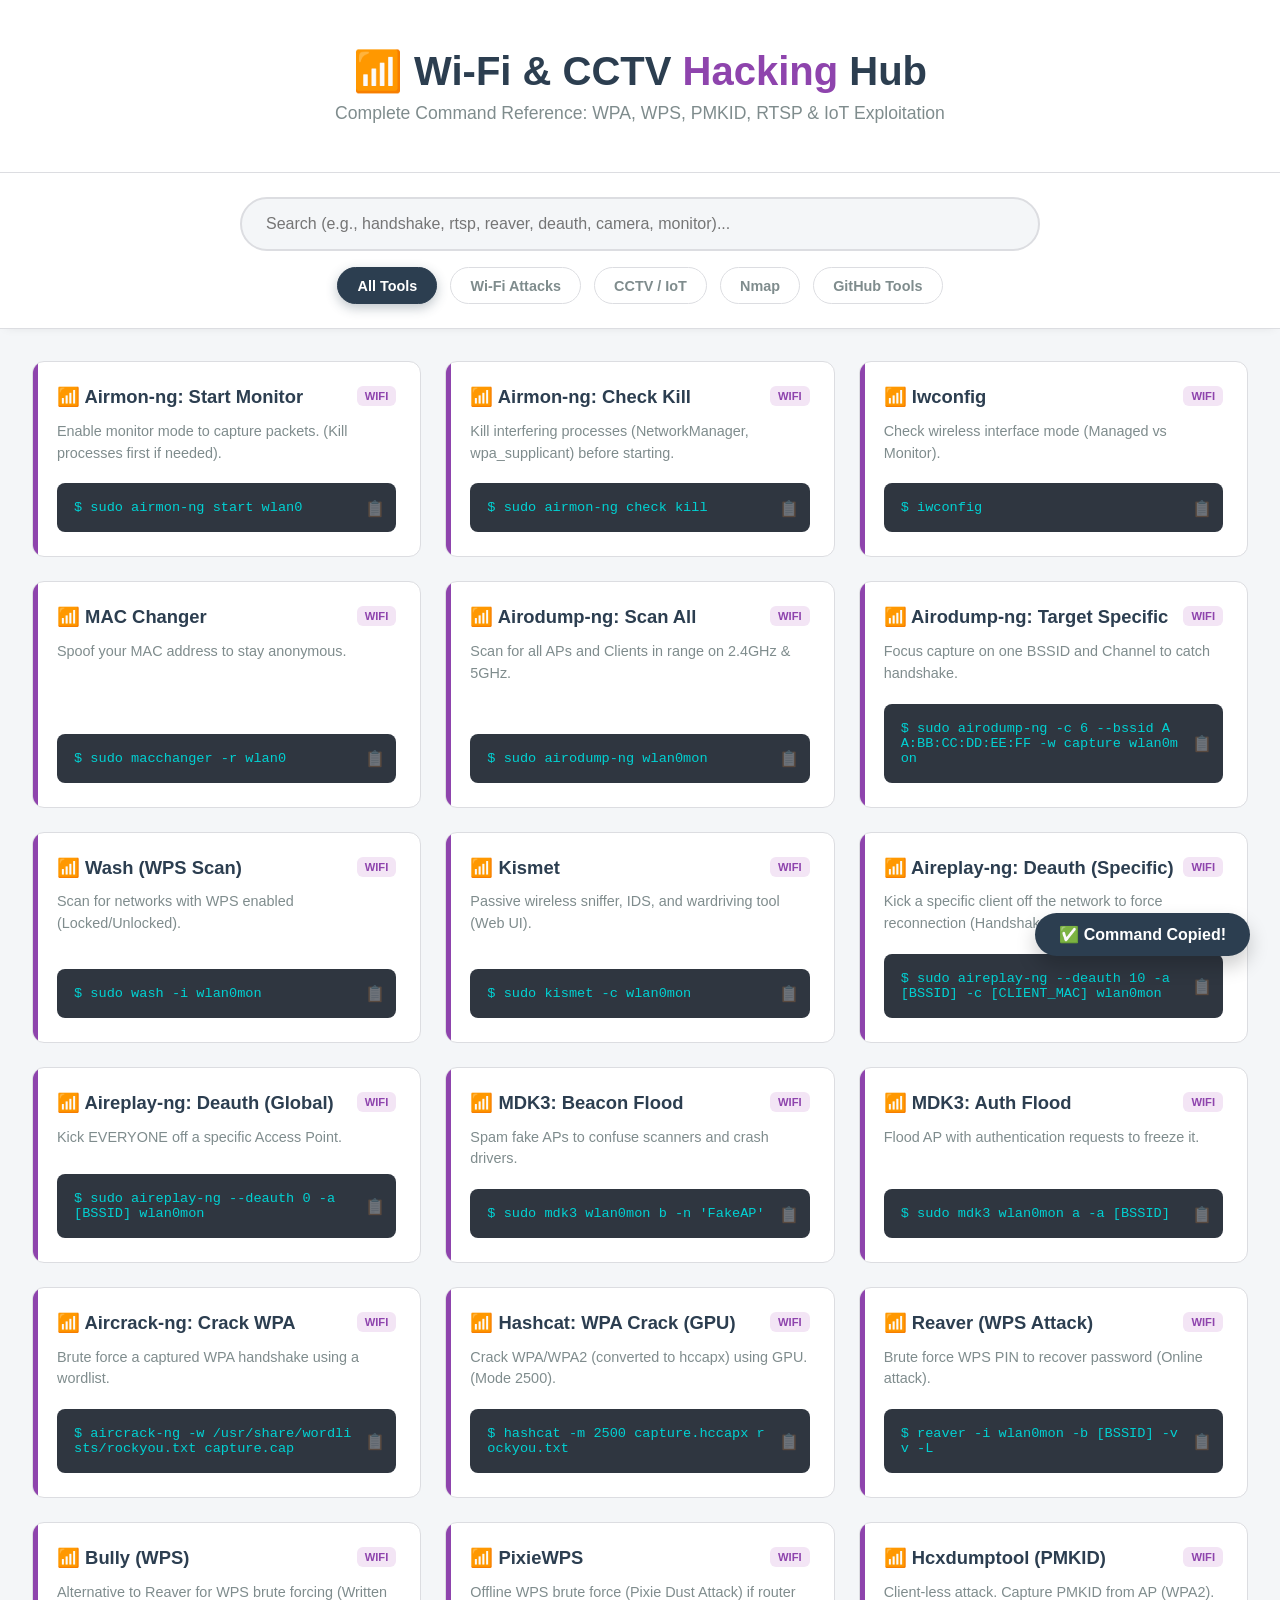
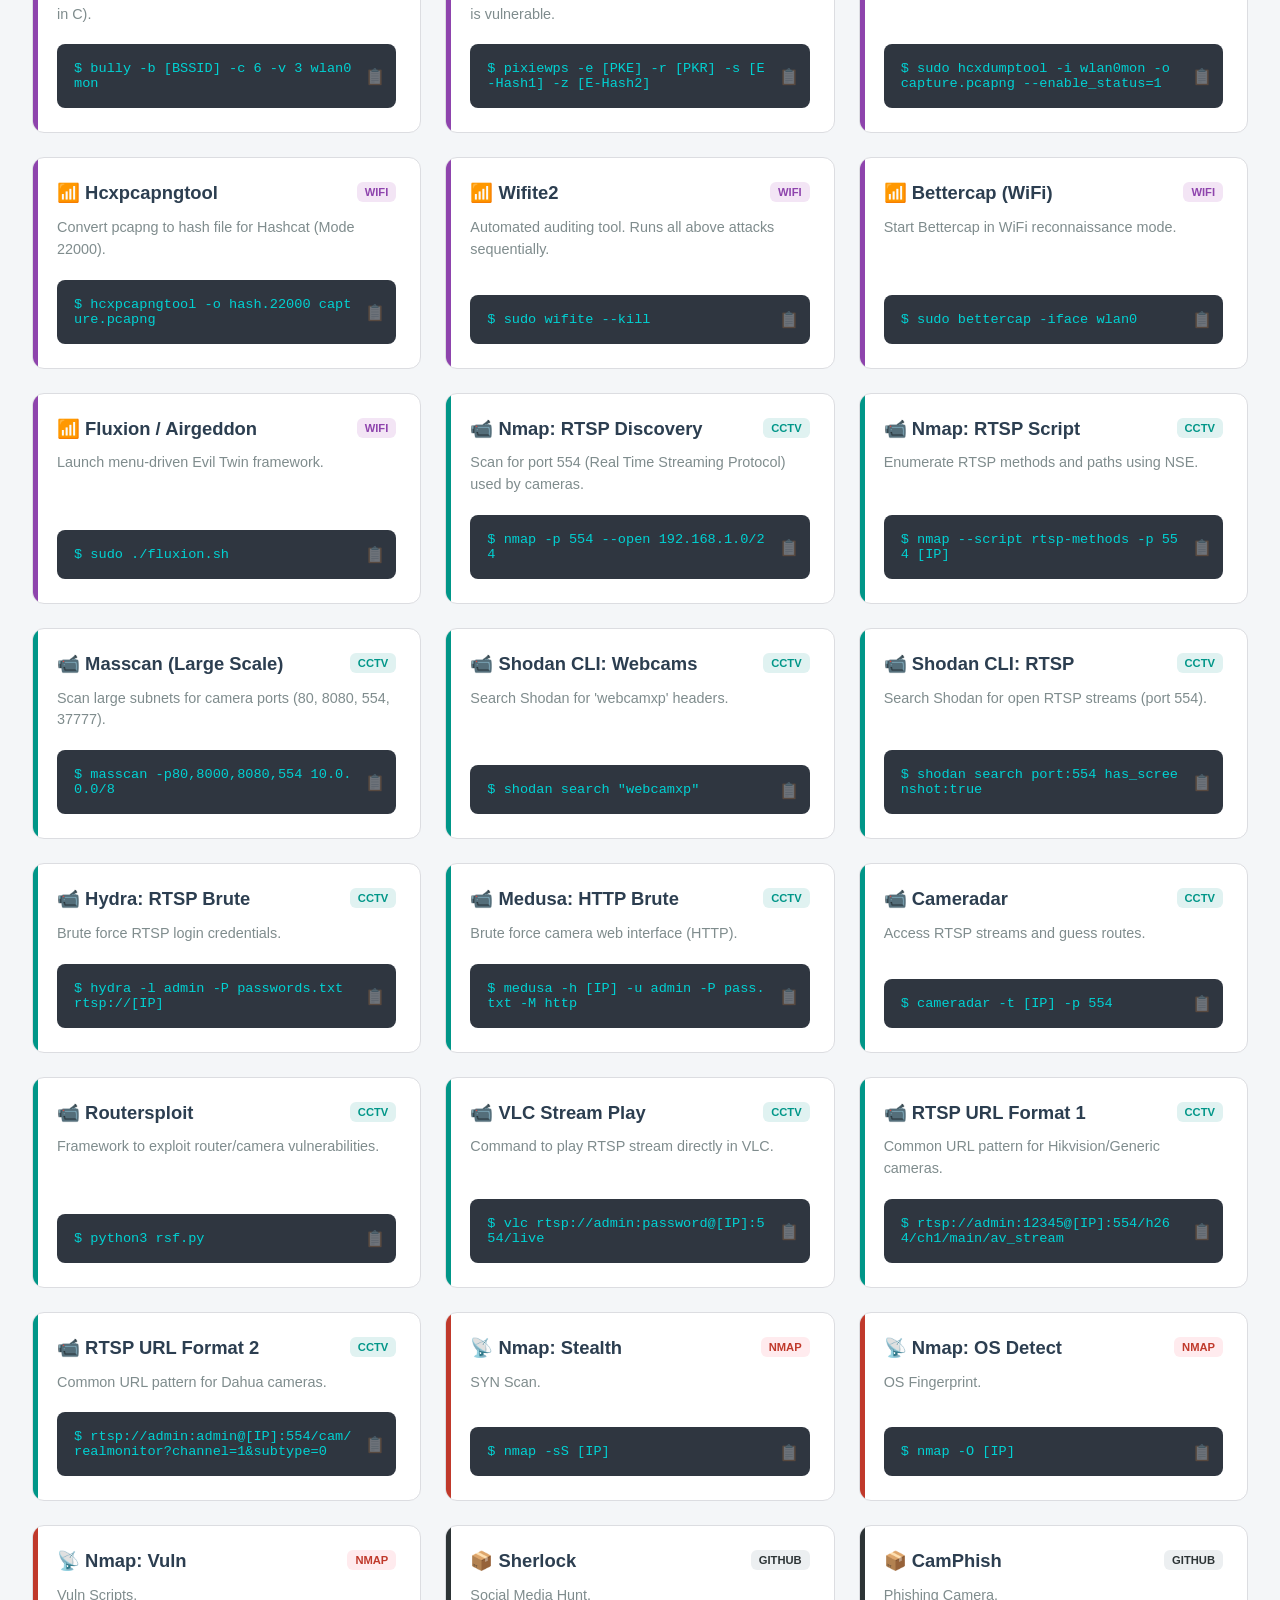
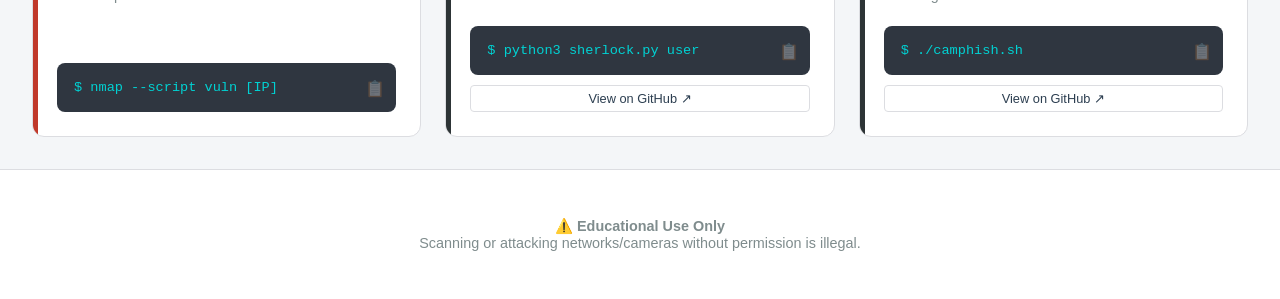
<file: my-hacking-site.html>
<!DOCTYPE html>
<html lang="en">
<head>
    <meta charset="UTF-8">
    <meta name="viewport" content="width=device-width, initial-scale=1.0">
    <title>Ultimate Wi-Fi & CCTV Hacking Command Hub</title>
    <style>
        :root {
            --bg: #f4f6f8;
            --card-bg: #ffffff;
            --text-main: #2c3e50;
            --text-secondary: #7f8c8d;
            --primary: #8e44ad; /* Purple for WiFi/Radio vibe */
            --accent: #e74c3c;
            --border: #dcdde1;
            --code-bg: #2f3640;
            --code-text: #00d2d3;
            --shadow: 0 4px 6px rgba(0,0,0,0.05);
            --font-main: -apple-system, BlinkMacSystemFont, "Segoe UI", Roboto, Helvetica, Arial, sans-serif;
            --font-mono: 'Consolas', 'Monaco', 'Courier New', monospace;
        }

        * { box-sizing: border-box; margin: 0; padding: 0; }

        body {
            background-color: var(--bg);
            color: var(--text-main);
            font-family: var(--font-main);
            display: flex;
            flex-direction: column;
            min-height: 100vh;
        }

        /* Header */
        header {
            background: #fff;
            padding: 3rem 1rem;
            text-align: center;
            border-bottom: 1px solid var(--border);
            box-shadow: 0 2px 15px rgba(0,0,0,0.03);
        }

        h1 { font-size: 2.5rem; margin-bottom: 0.5rem; color: var(--text-main); font-weight: 800; }
        h1 span { color: var(--primary); }
        .subtitle { color: var(--text-secondary); font-size: 1.1rem; }

        /* Controls */
        .controls {
            background: #fff;
            padding: 1.5rem;
            position: sticky;
            top: 0;
            z-index: 100;
            border-bottom: 1px solid var(--border);
            box-shadow: 0 4px 10px -6px rgba(0,0,0,0.1);
        }

        .search-box {
            max-width: 800px;
            margin: 0 auto 1rem auto;
        }

        input[type="text"] {
            width: 100%;
            padding: 1rem 1.5rem;
            border: 2px solid var(--border);
            border-radius: 50px;
            font-size: 1rem;
            outline: none;
            transition: 0.3s;
            background: var(--bg);
        }

        input[type="text"]:focus {
            border-color: var(--primary);
            background: #fff;
            box-shadow: 0 0 0 4px rgba(142, 68, 173, 0.15);
        }

        .filters {
            display: flex;
            justify-content: center;
            flex-wrap: wrap;
            gap: 0.8rem;
        }

        .filter-btn {
            background: transparent;
            border: 1px solid var(--border);
            color: var(--text-secondary);
            padding: 0.6rem 1.2rem;
            border-radius: 30px;
            cursor: pointer;
            font-size: 0.9rem;
            font-weight: 600;
            transition: all 0.2s;
        }

        .filter-btn:hover { background: #f1f2f6; color: var(--text-main); }
        
        .filter-btn.active {
            background: var(--text-main);
            color: #fff;
            border-color: var(--text-main);
            box-shadow: 0 4px 12px rgba(44, 62, 80, 0.3);
        }

        /* Grid */
        main {
            flex: 1;
            padding: 2rem;
            max-width: 1600px;
            margin: 0 auto;
            width: 100%;
        }

        .grid {
            display: grid;
            grid-template-columns: repeat(auto-fill, minmax(380px, 1fr));
            gap: 1.5rem;
        }

        .card {
            background: var(--card-bg);
            border-radius: 12px;
            border: 1px solid var(--border);
            padding: 1.5rem;
            display: flex;
            flex-direction: column;
            transition: transform 0.2s, box-shadow 0.2s;
            position: relative;
            overflow: hidden;
        }

        .card:hover {
            transform: translateY(-5px);
            box-shadow: var(--shadow);
            border-color: #bdc3c7;
        }

        .card::before {
            content: '';
            position: absolute;
            left: 0; top: 0; bottom: 0;
            width: 5px;
            background: #bdc3c7;
        }

        .card-header {
            display: flex;
            justify-content: space-between;
            align-items: flex-start;
            margin-bottom: 0.8rem;
        }

        .tool-name {
            font-weight: 700;
            font-size: 1.15rem;
            color: var(--text-main);
            display: flex;
            align-items: center;
            gap: 0.5rem;
        }

        .tag {
            font-size: 0.7rem;
            padding: 4px 8px;
            border-radius: 6px;
            background: #eee;
            color: #666;
            font-weight: 700;
            text-transform: uppercase;
        }

        .desc {
            font-size: 0.9rem;
            color: var(--text-secondary);
            margin-bottom: 1.2rem;
            line-height: 1.5;
            flex-grow: 1;
        }

        /* Code Box */
        .code-box {
            background: var(--code-bg);
            border-radius: 8px;
            padding: 1rem;
            position: relative;
            cursor: pointer;
            transition: 0.2s;
            border: 1px solid transparent;
        }

        .code-box:hover { 
            border-color: var(--primary); 
            box-shadow: 0 4px 12px rgba(0,0,0,0.2); 
        }

        .code-text {
            font-family: var(--font-mono);
            font-size: 0.85rem;
            color: var(--code-text);
            word-break: break-all;
            display: block;
            margin-right: 20px;
        }

        .copy-icon {
            position: absolute;
            top: 50%; right: 10px;
            transform: translateY(-50%);
            color: rgba(255,255,255,0.3);
            font-size: 1rem;
        }
        .code-box:hover .copy-icon { color: #fff; }

        /* Links */
        .link-btn {
            display: inline-block;
            margin-top: 10px;
            font-size: 0.8rem;
            text-decoration: none;
            color: var(--text-main);
            border: 1px solid var(--border);
            padding: 5px 10px;
            border-radius: 4px;
            text-align: center;
        }
        .link-btn:hover { background: #f1f2f6; }

        /* Toast */
        .toast {
            position: fixed;
            bottom: 30px; right: 30px;
            background: var(--text-main);
            color: #fff;
            padding: 12px 24px;
            border-radius: 50px;
            font-weight: 600;
            transform: translateY(200%);
            transition: 0.3s;
            z-index: 2000;
            box-shadow: 0 10px 20px rgba(0,0,0,0.2);
        }
        .toast.show { transform: translateY(0); }

        footer {
            text-align: center;
            padding: 3rem;
            color: var(--text-secondary);
            font-size: 0.9rem;
            background: #fff;
            border-top: 1px solid var(--border);
        }

        /* Specific Colors */
        .cat-wifi .tag { background: #f3e5f5; color: #8e44ad; }
        .cat-wifi::before { background: #8e44ad; }

        .cat-cctv .tag { background: #e0f2f1; color: #009688; }
        .cat-cctv::before { background: #009688; }

        .cat-nmap .tag { background: #ffebee; color: #c0392b; }
        .cat-nmap::before { background: #c0392b; }

        .cat-github .tag { background: #eceff1; color: #2d3436; }
        .cat-github::before { background: #2d3436; }

        @media (max-width: 768px) {
            .grid { grid-template-columns: 1fr; }
            .filters { flex-wrap: nowrap; overflow-x: auto; justify-content: flex-start; }
            h1 { font-size: 1.8rem; }
        }
    </style>
</head>
<body>

    <header>
        <h1>📶 Wi-Fi & CCTV <span>Hacking</span> Hub</h1>
        <p class="subtitle">Complete Command Reference: WPA, WPS, PMKID, RTSP & IoT Exploitation</p>
    </header>

    <div class="controls">
        <div class="search-box">
            <input type="text" id="searchInput" placeholder="Search (e.g., handshake, rtsp, reaver, deauth, camera, monitor)...">
        </div>
        <div class="filters" id="filters">
            <button class="filter-btn active" data-filter="all">All Tools</button>
            <button class="filter-btn" data-filter="wifi">Wi-Fi Attacks</button>
            <button class="filter-btn" data-filter="cctv">CCTV / IoT</button>
            <button class="filter-btn" data-filter="nmap">Nmap</button>
            <button class="filter-btn" data-filter="github">GitHub Tools</button>
        </div>
    </div>

    <main>
        <div class="grid" id="grid">
            <!-- Content Injected Here -->
        </div>
    </main>

    <div id="toast" class="toast">✅ Command Copied!</div>

    <footer>
        <p><strong>⚠️ Educational Use Only</strong><br>Scanning or attacking networks/cameras without permission is illegal.</p>
    </footer>

    <script>
        const tools = [
            /* =========================================
               WI-FI HACKING (COMPLETE KILL CHAIN)
            ========================================= */
            // --- MONITOR MODE & PREP ---
            {
                name: "Airmon-ng: Start Monitor",
                cat: "wifi",
                desc: "Enable monitor mode to capture packets. (Kill processes first if needed).",
                usage: "sudo airmon-ng start wlan0"
            },
            {
                name: "Airmon-ng: Check Kill",
                cat: "wifi",
                desc: "Kill interfering processes (NetworkManager, wpa_supplicant) before starting.",
                usage: "sudo airmon-ng check kill"
            },
            {
                name: "Iwconfig",
                cat: "wifi",
                desc: "Check wireless interface mode (Managed vs Monitor).",
                usage: "iwconfig"
            },
            {
                name: "MAC Changer",
                cat: "wifi",
                desc: "Spoof your MAC address to stay anonymous.",
                usage: "sudo macchanger -r wlan0"
            },

            // --- SCANNING & DISCOVERY ---
            {
                name: "Airodump-ng: Scan All",
                cat: "wifi",
                desc: "Scan for all APs and Clients in range on 2.4GHz & 5GHz.",
                usage: "sudo airodump-ng wlan0mon"
            },
            {
                name: "Airodump-ng: Target Specific",
                cat: "wifi",
                desc: "Focus capture on one BSSID and Channel to catch handshake.",
                usage: "sudo airodump-ng -c 6 --bssid AA:BB:CC:DD:EE:FF -w capture wlan0mon"
            },
            {
                name: "Wash (WPS Scan)",
                cat: "wifi",
                desc: "Scan for networks with WPS enabled (Locked/Unlocked).",
                usage: "sudo wash -i wlan0mon"
            },
            {
                name: "Kismet",
                cat: "wifi",
                desc: "Passive wireless sniffer, IDS, and wardriving tool (Web UI).",
                usage: "sudo kismet -c wlan0mon"
            },

            // --- ATTACKS (DEAUTH / DOS) ---
            {
                name: "Aireplay-ng: Deauth (Specific)",
                cat: "wifi",
                desc: "Kick a specific client off the network to force reconnection (Handshake).",
                usage: "sudo aireplay-ng --deauth 10 -a [BSSID] -c [CLIENT_MAC] wlan0mon"
            },
            {
                name: "Aireplay-ng: Deauth (Global)",
                cat: "wifi",
                desc: "Kick EVERYONE off a specific Access Point.",
                usage: "sudo aireplay-ng --deauth 0 -a [BSSID] wlan0mon"
            },
            {
                name: "MDK3: Beacon Flood",
                cat: "wifi",
                desc: "Spam fake APs to confuse scanners and crash drivers.",
                usage: "sudo mdk3 wlan0mon b -n 'FakeAP'"
            },
            {
                name: "MDK3: Auth Flood",
                cat: "wifi",
                desc: "Flood AP with authentication requests to freeze it.",
                usage: "sudo mdk3 wlan0mon a -a [BSSID]"
            },

            // --- CRACKING (WPA/WPS) ---
            {
                name: "Aircrack-ng: Crack WPA",
                cat: "wifi",
                desc: "Brute force a captured WPA handshake using a wordlist.",
                usage: "aircrack-ng -w /usr/share/wordlists/rockyou.txt capture.cap"
            },
            {
                name: "Hashcat: WPA Crack (GPU)",
                cat: "wifi",
                desc: "Crack WPA/WPA2 (converted to hccapx) using GPU. (Mode 2500).",
                usage: "hashcat -m 2500 capture.hccapx rockyou.txt"
            },
            {
                name: "Reaver (WPS Attack)",
                cat: "wifi",
                desc: "Brute force WPS PIN to recover password (Online attack).",
                usage: "reaver -i wlan0mon -b [BSSID] -vv -L"
            },
            {
                name: "Bully (WPS)",
                cat: "wifi",
                desc: "Alternative to Reaver for WPS brute forcing (Written in C).",
                usage: "bully -b [BSSID] -c 6 -v 3 wlan0mon"
            },
            {
                name: "PixieWPS",
                cat: "wifi",
                desc: "Offline WPS brute force (Pixie Dust Attack) if router is vulnerable.",
                usage: "pixiewps -e [PKE] -r [PKR] -s [E-Hash1] -z [E-Hash2]"
            },

            // --- ADVANCED (PMKID / EVIL TWIN) ---
            {
                name: "Hcxdumptool (PMKID)",
                cat: "wifi",
                desc: "Client-less attack. Capture PMKID from AP (WPA2).",
                usage: "sudo hcxdumptool -i wlan0mon -o capture.pcapng --enable_status=1"
            },
            {
                name: "Hcxpcapngtool",
                cat: "wifi",
                desc: "Convert pcapng to hash file for Hashcat (Mode 22000).",
                usage: "hcxpcapngtool -o hash.22000 capture.pcapng"
            },
            {
                name: "Wifite2",
                cat: "wifi",
                desc: "Automated auditing tool. Runs all above attacks sequentially.",
                usage: "sudo wifite --kill"
            },
            {
                name: "Bettercap (WiFi)",
                cat: "wifi",
                desc: "Start Bettercap in WiFi reconnaissance mode.",
                usage: "sudo bettercap -iface wlan0"
            },
            {
                name: "Fluxion / Airgeddon",
                cat: "wifi",
                desc: "Launch menu-driven Evil Twin framework.",
                usage: "sudo ./fluxion.sh"
            },

            /* =========================================
               CCTV & IOT CAMERA HACKING
            ========================================= */
            // --- DISCOVERY ---
            {
                name: "Nmap: RTSP Discovery",
                cat: "cctv",
                desc: "Scan for port 554 (Real Time Streaming Protocol) used by cameras.",
                usage: "nmap -p 554 --open 192.168.1.0/24"
            },
            {
                name: "Nmap: RTSP Script",
                cat: "cctv",
                desc: "Enumerate RTSP methods and paths using NSE.",
                usage: "nmap --script rtsp-methods -p 554 [IP]"
            },
            {
                name: "Masscan (Large Scale)",
                cat: "cctv",
                desc: "Scan large subnets for camera ports (80, 8080, 554, 37777).",
                usage: "masscan -p80,8000,8080,554 10.0.0.0/8"
            },
            {
                name: "Shodan CLI: Webcams",
                cat: "cctv",
                desc: "Search Shodan for 'webcamxp' headers.",
                usage: "shodan search \"webcamxp\""
            },
            {
                name: "Shodan CLI: RTSP",
                cat: "cctv",
                desc: "Search Shodan for open RTSP streams (port 554).",
                usage: "shodan search port:554 has_screenshot:true"
            },

            // --- ATTACK & ACCESS ---
            {
                name: "Hydra: RTSP Brute",
                cat: "cctv",
                desc: "Brute force RTSP login credentials.",
                usage: "hydra -l admin -P passwords.txt rtsp://[IP]"
            },
            {
                name: "Medusa: HTTP Brute",
                cat: "cctv",
                desc: "Brute force camera web interface (HTTP).",
                usage: "medusa -h [IP] -u admin -P pass.txt -M http"
            },
            {
                name: "Cameradar",
                cat: "cctv",
                desc: "Access RTSP streams and guess routes.",
                usage: "cameradar -t [IP] -p 554"
            },
            {
                name: "Routersploit",
                cat: "cctv",
                desc: "Framework to exploit router/camera vulnerabilities.",
                usage: "python3 rsf.py"
            },
            {
                name: "VLC Stream Play",
                cat: "cctv",
                desc: "Command to play RTSP stream directly in VLC.",
                usage: "vlc rtsp://admin:password@[IP]:554/live"
            },
            {
                name: "RTSP URL Format 1",
                cat: "cctv",
                desc: "Common URL pattern for Hikvision/Generic cameras.",
                usage: "rtsp://admin:12345@[IP]:554/h264/ch1/main/av_stream"
            },
            {
                name: "RTSP URL Format 2",
                cat: "cctv",
                desc: "Common URL pattern for Dahua cameras.",
                usage: "rtsp://admin:admin@[IP]:554/cam/realmonitor?channel=1&subtype=0"
            },

            /* =========================================
               NMAP & GITHUB (Summarized for context)
            ========================================= */
            { name: "Nmap: Stealth", cat: "nmap", desc: "SYN Scan.", usage: "nmap -sS [IP]" },
            { name: "Nmap: OS Detect", cat: "nmap", desc: "OS Fingerprint.", usage: "nmap -O [IP]" },
            { name: "Nmap: Vuln", cat: "nmap", desc: "Vuln Scripts.", usage: "nmap --script vuln [IP]" },
            { name: "Sherlock", cat: "github", desc: "Social Media Hunt.", usage: "python3 sherlock.py user", link: "https://github.com/sherlock-project/sherlock" },
            { name: "CamPhish", cat: "github", desc: "Phishing Camera.", usage: "./camphish.sh", link: "https://github.com/techchipnet/CamPhish" }
        ];

        // --- Logic ---
        const grid = document.getElementById('grid');
        const searchInput = document.getElementById('searchInput');
        const filters = document.querySelectorAll('.filter-btn');
        const toast = document.getElementById('toast');
        let activeFilter = 'all';

        render(tools);

        filters.forEach(btn => {
            btn.addEventListener('click', () => {
                filters.forEach(b => b.classList.remove('active'));
                btn.classList.add('active');
                activeFilter = btn.getAttribute('data-filter');
                filterItems();
            });
        });

        searchInput.addEventListener('input', filterItems);

        function filterItems() {
            const term = searchInput.value.toLowerCase().trim();
            const filtered = tools.filter(item => {
                const matchesCat = activeFilter === 'all' || item.cat === activeFilter;
                const matchesText = item.name.toLowerCase().includes(term) || 
                                    item.desc.toLowerCase().includes(term) ||
                                    item.usage.toLowerCase().includes(term);
                return matchesCat && matchesText;
            });
            render(filtered);
        }

        function render(items) {
            grid.innerHTML = '';
            
            if(items.length === 0) {
                grid.innerHTML = `<div style="grid-column: 1/-1; text-align: center; padding: 2rem; color: #999;"><h3>No tools found.</h3></div>`;
                return;
            }

            items.forEach(item => {
                const div = document.createElement('div');
                div.className = `card cat-${item.cat}`;
                
                let icon = '🔧';
                if(item.cat === 'wifi') icon = '📶';
                if(item.cat === 'cctv') icon = '📹';
                if(item.cat === 'nmap') icon = '📡';
                if(item.cat === 'github') icon = '📦';

                const linkHtml = item.link ? `<a href="${item.link}" target="_blank" class="link-btn">View on GitHub ↗</a>` : '';

                div.innerHTML = `
                    <div class="card-header">
                        <div class="tool-name">${icon} ${item.name}</div>
                        <span class="tag">${item.cat.toUpperCase()}</span>
                    </div>
                    <div class="desc">${item.desc}</div>
                    <div class="code-box" onclick="copy('${item.usage.replace(/'/g, "\\'")}')">
                        <code class="code-text">$ ${item.usage}</code>
                        <span class="copy-icon">📋</span>
                    </div>
                    ${linkHtml}
                `;
                grid.appendChild(div);
            });
        }

        function copy(text) {
            const ta = document.createElement('textarea');
            ta.value = text;
            document.body.appendChild(ta);
            ta.select();
            document.execCommand('copy');
            document.body.removeChild(ta);
            toast.classList.add('show');
            setTimeout(() => toast.classList.remove('show'), 2000);
        }
    </script>
</body>
</html>
</file>
<file: css/style.css>
/* ==========================================================================
   CR3CKA SECURITY — Core Stylesheet
   Dark cyber theme. Design tokens live in :root.
   ========================================================================== */

:root {
  /* ---- Brand palette ---- */
  --c-primary: #00ff88;
  --c-primary-dim: #00cc6d;
  --c-secondary: #00e5ff;
  --c-accent: #7b2cff;
  --c-bg: #05070d;
  --c-bg-alt: #0a0e18;
  --c-bg-elevated: #0d1220;
  --c-surface: rgba(255, 255, 255, 0.04);
  --c-surface-hover: rgba(255, 255, 255, 0.07);
  --c-border: rgba(0, 255, 136, 0.18);
  --c-border-strong: rgba(0, 255, 136, 0.4);
  --c-text: #e9f3ee;
  --c-text-dim: #93a3ab;
  --c-text-faint: #5b6a72;
  --c-danger: #ff3b6b;
  --c-warning: #ffb020;

  /* ---- Type ---- */
  --f-mono: 'JetBrains Mono', 'Fira Code', ui-monospace, Menlo, monospace;
  --f-display: 'Space Grotesk', 'JetBrains Mono', sans-serif;
  --f-body: 'Inter', -apple-system, BlinkMacSystemFont, sans-serif;

  /* ---- Layout ---- */
  --max-width: 1280px;
  --radius-sm: 6px;
  --radius-md: 12px;
  --radius-lg: 20px;
  --nav-height: 72px;

  /* ---- Motion ---- */
  --ease: cubic-bezier(0.16, 1, 0.3, 1);
  --t-fast: 0.18s;
  --t-med: 0.36s;
  --t-slow: 0.6s;

  /* ---- Shadows / glow ---- */
  --glow-primary: 0 0 24px rgba(0, 255, 136, 0.35);
  --glow-secondary: 0 0 24px rgba(0, 229, 255, 0.35);
  --glow-accent: 0 0 24px rgba(123, 44, 255, 0.35);
}

/* Light mode override (toggled via [data-theme="light"] on <html>) */
[data-theme='light'] {
  --c-bg: #f5f7fa;
  --c-bg-alt: #ffffff;
  --c-bg-elevated: #eef1f5;
  --c-surface: rgba(5, 7, 13, 0.04);
  --c-surface-hover: rgba(5, 7, 13, 0.08);
  --c-border: rgba(0, 150, 90, 0.25);
  --c-border-strong: rgba(0, 150, 90, 0.5);
  --c-text: #0b1210;
  --c-text-dim: #45535a;
  --c-text-faint: #7b8890;
}

/* ---- Reset ---- */
*, *::before, *::after { box-sizing: border-box; margin: 0; padding: 0; }
html { scroll-behavior: smooth; }
@media (prefers-reduced-motion: reduce) {
  html { scroll-behavior: auto; }
  *, *::before, *::after { animation-duration: 0.01ms !important; animation-iteration-count: 1 !important; transition-duration: 0.01ms !important; }
}

body {
  background: var(--c-bg);
  color: var(--c-text);
  font-family: var(--f-body);
  line-height: 1.6;
  overflow-x: hidden;
  transition: background var(--t-med) var(--ease), color var(--t-med) var(--ease);
}

img { max-width: 100%; display: block; }
a { color: inherit; text-decoration: none; }
ul { list-style: none; }
button { font-family: inherit; cursor: pointer; border: none; background: none; color: inherit; }
input, textarea, select { font-family: inherit; }

:focus-visible {
  outline: 2px solid var(--c-secondary);
  outline-offset: 2px;
  border-radius: var(--radius-sm);
}

.container { max-width: var(--max-width); margin: 0 auto; padding: 0 24px; }

.eyebrow {
  display: inline-flex;
  align-items: center;
  gap: 8px;
  font-family: var(--f-mono);
  font-size: 0.75rem;
  letter-spacing: 0.14em;
  text-transform: uppercase;
  color: var(--c-primary);
  margin-bottom: 16px;
}
.eyebrow::before {
  content: '';
  width: 8px; height: 8px;
  background: var(--c-primary);
  border-radius: 50%;
  box-shadow: var(--glow-primary);
  animation: pulse-dot 2s ease-in-out infinite;
}
@keyframes pulse-dot { 0%, 100% { opacity: 1; } 50% { opacity: 0.35; } }

h1, h2, h3, h4 { font-family: var(--f-display); font-weight: 600; letter-spacing: -0.01em; line-height: 1.15; }
h2.section-title { font-size: clamp(1.8rem, 3.2vw, 2.6rem); margin-bottom: 12px; }
p.section-sub { color: var(--c-text-dim); max-width: 640px; font-size: 1.05rem; }
.section-head { margin-bottom: 48px; }

section { padding: 100px 0; position: relative; }

/* ---- Buttons ---- */
.btn {
  display: inline-flex;
  align-items: center;
  gap: 10px;
  padding: 13px 26px;
  border-radius: var(--radius-sm);
  font-family: var(--f-mono);
  font-size: 0.9rem;
  font-weight: 500;
  letter-spacing: 0.02em;
  transition: transform var(--t-fast) var(--ease), box-shadow var(--t-fast) var(--ease), border-color var(--t-fast) var(--ease), background var(--t-fast) var(--ease);
  white-space: nowrap;
}
.btn-primary {
  background: linear-gradient(135deg, var(--c-primary), var(--c-primary-dim));
  color: #04140d;
  box-shadow: 0 0 0 rgba(0,255,136,0);
}
.btn-primary:hover { transform: translateY(-2px); box-shadow: var(--glow-primary); }
.btn-outline {
  border: 1px solid var(--c-border);
  color: var(--c-text);
  background: var(--c-surface);
  backdrop-filter: blur(8px);
}
.btn-outline:hover { border-color: var(--c-border-strong); background: var(--c-surface-hover); transform: translateY(-2px); }
.btn-ghost { color: var(--c-text-dim); }
.btn-ghost:hover { color: var(--c-primary); }
.btn-sm { padding: 8px 14px; font-size: 0.78rem; }
.btn[disabled] { opacity: 0.55; cursor: not-allowed; transform: none !important; }

/* ---- Glass card ---- */
.glass {
  background: var(--c-surface);
  border: 1px solid var(--c-border);
  border-radius: var(--radius-md);
  backdrop-filter: blur(14px) saturate(140%);
  -webkit-backdrop-filter: blur(14px) saturate(140%);
}

/* ---- Background layers ---- */
.cyber-grid {
  position: fixed; inset: 0; z-index: -3;
  background-image:
    linear-gradient(rgba(0,255,136,0.055) 1px, transparent 1px),
    linear-gradient(90deg, rgba(0,255,136,0.055) 1px, transparent 1px);
  background-size: 42px 42px;
  mask-image: radial-gradient(ellipse 70% 60% at 50% 20%, #000 40%, transparent 90%);
}
#matrix-canvas { position: fixed; inset: 0; z-index: -2; opacity: 0.16; pointer-events: none; }
#particle-canvas { position: fixed; inset: 0; z-index: -1; pointer-events: none; }

/* ==========================================================================
   NAVBAR
   ========================================================================== */
.navbar {
  position: fixed; top: 0; left: 0; right: 0; z-index: 1000;
  height: var(--nav-height);
  display: flex; align-items: center;
  background: rgba(5, 7, 13, 0.55);
  backdrop-filter: blur(16px) saturate(150%);
  -webkit-backdrop-filter: blur(16px) saturate(150%);
  border-bottom: 1px solid var(--c-border);
  transition: background var(--t-med) var(--ease), border-color var(--t-med) var(--ease);
}
[data-theme='light'] .navbar { background: rgba(245, 247, 250, 0.7); }
.navbar.scrolled { background: rgba(5, 7, 13, 0.85); }

.nav-inner { display: flex; align-items: center; justify-content: space-between; width: 100%; }

.logo { display: flex; align-items: center; gap: 10px; font-family: var(--f-mono); font-weight: 700; font-size: 1.15rem; }
.logo-mark {
  width: 34px; height: 34px; border-radius: 8px;
  background: linear-gradient(135deg, var(--c-primary), var(--c-secondary));
  display: flex; align-items: center; justify-content: center;
  color: #04140d; font-weight: 800; box-shadow: var(--glow-primary);
}
.logo-text span { color: var(--c-primary); }

.nav-links { display: flex; align-items: center; gap: 4px; }
.nav-links a {
  padding: 10px 14px; font-size: 0.92rem; color: var(--c-text-dim);
  border-radius: var(--radius-sm); transition: color var(--t-fast), background var(--t-fast);
  position: relative;
}
.nav-links a:hover, .nav-links a.active { color: var(--c-text); background: var(--c-surface); }
.nav-links a.active { color: var(--c-primary); }

.nav-actions { display: flex; align-items: center; gap: 10px; }

.theme-toggle {
  width: 38px; height: 38px; border-radius: 50%;
  border: 1px solid var(--c-border);
  display: flex; align-items: center; justify-content: center;
  color: var(--c-text-dim); transition: all var(--t-fast) var(--ease);
}
.theme-toggle:hover { color: var(--c-primary); border-color: var(--c-border-strong); }

.nav-toggle { display: none; width: 40px; height: 40px; flex-direction: column; justify-content: center; align-items: center; gap: 5px; }
.nav-toggle span { width: 22px; height: 2px; background: var(--c-text); transition: all var(--t-fast) var(--ease); }
.nav-toggle.open span:nth-child(1) { transform: translateY(7px) rotate(45deg); }
.nav-toggle.open span:nth-child(2) { opacity: 0; }
.nav-toggle.open span:nth-child(3) { transform: translateY(-7px) rotate(-45deg); }

/* ==========================================================================
   HERO
   ========================================================================== */
.hero {
  min-height: 100vh;
  display: flex; align-items: center;
  padding-top: var(--nav-height);
  position: relative;
}
.hero-grid { display: grid; grid-template-columns: 1.1fr 0.9fr; gap: 56px; align-items: center; width: 100%; }

.hero-title { font-size: clamp(2.6rem, 6vw, 4.6rem); line-height: 1.02; margin-bottom: 22px; }
.hero-title .g1 { background: linear-gradient(135deg, var(--c-primary), var(--c-secondary)); -webkit-background-clip: text; background-clip: text; color: transparent; }
.hero-title .g2 { color: var(--c-text); }

.hero-sub-list { display: flex; flex-wrap: wrap; gap: 10px 0; margin-bottom: 30px; }
.hero-sub-list .tag {
  font-family: var(--f-mono); font-size: 0.82rem; padding: 6px 12px; margin-right: 8px;
  border: 1px solid var(--c-border); border-radius: 999px; color: var(--c-secondary);
}

.hero-desc { color: var(--c-text-dim); font-size: 1.08rem; max-width: 560px; margin-bottom: 34px; }
.hero-actions { display: flex; flex-wrap: wrap; gap: 14px; margin-bottom: 46px; }

.hero-stats { display: flex; gap: 40px; }
.hero-stats .stat-num { font-family: var(--f-mono); font-size: 1.6rem; color: var(--c-primary); font-weight: 700; }
.hero-stats .stat-label { font-size: 0.78rem; color: var(--c-text-faint); text-transform: uppercase; letter-spacing: 0.08em; }

/* Terminal */
.terminal {
  border-radius: var(--radius-md);
  overflow: hidden;
  box-shadow: 0 30px 80px -20px rgba(0,0,0,0.6), var(--glow-primary);
}
.terminal-head {
  display: flex; align-items: center; gap: 8px;
  padding: 12px 16px; background: rgba(255,255,255,0.03);
  border-bottom: 1px solid var(--c-border);
}
.terminal-dot { width: 11px; height: 11px; border-radius: 50%; }
.terminal-dot.red { background: #ff5f57; }
.terminal-dot.yellow { background: #febc2e; }
.terminal-dot.green { background: #28c840; }
.terminal-title { margin-left: auto; margin-right: auto; font-family: var(--f-mono); font-size: 0.78rem; color: var(--c-text-faint); }
.terminal-body { padding: 22px; font-family: var(--f-mono); font-size: 0.88rem; min-height: 300px; }
.terminal-line { margin-bottom: 10px; color: var(--c-text-dim); }
.terminal-line .prompt { color: var(--c-primary); margin-right: 8px; }
.terminal-line .out { color: var(--c-secondary); }
#typed-cmd::after { content: '▌'; animation: blink 1s step-end infinite; color: var(--c-primary); }
@keyframes blink { 50% { opacity: 0; } }

.scroll-indicator {
  position: absolute; bottom: 32px; left: 50%; transform: translateX(-50%);
  display: flex; flex-direction: column; align-items: center; gap: 8px;
  font-family: var(--f-mono); font-size: 0.7rem; color: var(--c-text-faint);
  letter-spacing: 0.1em; text-transform: uppercase;
}
.scroll-indicator .mouse { width: 22px; height: 36px; border: 1.5px solid var(--c-border-strong); border-radius: 12px; position: relative; }
.scroll-indicator .mouse::before {
  content: ''; position: absolute; top: 6px; left: 50%; transform: translateX(-50%);
  width: 4px; height: 8px; background: var(--c-primary); border-radius: 2px;
  animation: scroll-dot 1.6s ease-in-out infinite;
}
@keyframes scroll-dot { 0% { opacity: 1; top: 6px; } 70% { opacity: 0; top: 18px; } 100% { opacity: 0; top: 6px; } }

/* ==========================================================================
   FEATURE CARDS
   ========================================================================== */
.feature-grid { display: grid; grid-template-columns: repeat(4, 1fr); gap: 20px; }
.feature-card {
  padding: 28px 24px; border-radius: var(--radius-md);
  transition: transform var(--t-med) var(--ease), border-color var(--t-med) var(--ease), box-shadow var(--t-med) var(--ease);
}
.feature-card:hover { transform: translateY(-6px); border-color: var(--c-border-strong); box-shadow: var(--glow-primary); }
.feature-icon {
  width: 48px; height: 48px; border-radius: 12px; margin-bottom: 18px;
  display: flex; align-items: center; justify-content: center;
  background: linear-gradient(135deg, rgba(0,255,136,0.15), rgba(0,229,255,0.1));
  color: var(--c-primary);
}
.feature-card h3 { font-size: 1.08rem; margin-bottom: 8px; }
.feature-card p { color: var(--c-text-dim); font-size: 0.92rem; }

/* ==========================================================================
   ABOUT
   ========================================================================== */
.about-grid { display: grid; grid-template-columns: 0.9fr 1.1fr; gap: 60px; align-items: start; }
.about-copy p { color: var(--c-text-dim); margin-bottom: 16px; }
.about-copy h2 { margin-bottom: 18px; }
.pillar-row { display: grid; grid-template-columns: repeat(2, 1fr); gap: 14px; margin-top: 28px; }
.pillar { padding: 16px; border-radius: var(--radius-sm); }
.pillar strong { display: block; font-family: var(--f-mono); color: var(--c-primary); font-size: 0.88rem; margin-bottom: 4px; }
.pillar span { font-size: 0.85rem; color: var(--c-text-dim); }

.timeline { position: relative; padding-left: 28px; border-left: 1px solid var(--c-border); }
.timeline-item { position: relative; padding-bottom: 34px; }
.timeline-item:last-child { padding-bottom: 0; }
.timeline-item::before {
  content: ''; position: absolute; left: -33px; top: 3px;
  width: 10px; height: 10px; border-radius: 50%;
  background: var(--c-primary); box-shadow: var(--glow-primary);
}
.timeline-year { font-family: var(--f-mono); font-size: 0.78rem; color: var(--c-secondary); margin-bottom: 4px; display: block; }
.timeline-item h4 { font-size: 1rem; margin-bottom: 4px; }
.timeline-item p { color: var(--c-text-dim); font-size: 0.9rem; }

.skills-bars { margin-top: 28px; display: flex; flex-direction: column; gap: 14px; }
.skill-bar-row { display: flex; align-items: center; justify-content: space-between; font-size: 0.85rem; margin-bottom: 6px; }
.skill-bar-track { height: 6px; background: var(--c-surface); border-radius: 999px; overflow: hidden; }
.skill-bar-fill { height: 100%; border-radius: 999px; background: linear-gradient(90deg, var(--c-primary), var(--c-secondary)); width: 0; transition: width 1.4s var(--ease); }

/* ==========================================================================
   TOOLS SECTION
   ========================================================================== */
.tools-toolbar { display: flex; flex-wrap: wrap; gap: 14px; align-items: center; justify-content: space-between; margin-bottom: 26px; }
.tools-search { position: relative; flex: 1; min-width: 240px; max-width: 420px; }
.tools-search input {
  width: 100%; padding: 12px 16px 12px 42px; border-radius: var(--radius-sm);
  background: var(--c-surface); border: 1px solid var(--c-border); color: var(--c-text);
  font-size: 0.9rem; transition: border-color var(--t-fast);
}
.tools-search input:focus { border-color: var(--c-border-strong); }
.tools-search svg { position: absolute; left: 14px; top: 50%; transform: translateY(-50%); color: var(--c-text-faint); }

.tools-filters { display: flex; gap: 8px; flex-wrap: wrap; }
.filter-chip {
  padding: 8px 16px; border-radius: 999px; font-size: 0.82rem; font-family: var(--f-mono);
  border: 1px solid var(--c-border); color: var(--c-text-dim); transition: all var(--t-fast) var(--ease);
}
.filter-chip:hover { color: var(--c-text); border-color: var(--c-border-strong); }
.filter-chip.active { background: var(--c-primary); color: #04140d; border-color: var(--c-primary); font-weight: 600; }

.view-toggle { display: flex; gap: 6px; }
.view-toggle button { width: 36px; height: 36px; border-radius: var(--radius-sm); border: 1px solid var(--c-border); display: flex; align-items: center; justify-content: center; color: var(--c-text-dim); }
.view-toggle button.active { color: var(--c-primary); border-color: var(--c-border-strong); }

.tools-grid { display: grid; grid-template-columns: repeat(auto-fill, minmax(300px, 1fr)); gap: 18px; }
.tool-card { padding: 22px; border-radius: var(--radius-md); display: flex; flex-direction: column; gap: 12px; transition: border-color var(--t-med), transform var(--t-med); }
.tool-card:hover { border-color: var(--c-border-strong); transform: translateY(-4px); }
.tool-card-top { display: flex; align-items: flex-start; justify-content: space-between; gap: 10px; }
.tool-card-title { font-family: var(--f-mono); font-size: 1rem; font-weight: 600; }
.tool-cat { font-size: 0.68rem; text-transform: uppercase; letter-spacing: 0.06em; color: var(--c-secondary); font-family: var(--f-mono); }
.fav-btn { color: var(--c-text-faint); transition: color var(--t-fast), transform var(--t-fast); }
.fav-btn:hover { transform: scale(1.15); }
.fav-btn.active { color: var(--c-warning); }
.tool-card p { color: var(--c-text-dim); font-size: 0.87rem; flex: 1; }
.tool-code {
  display: flex; align-items: center; justify-content: space-between; gap: 10px;
  background: rgba(0,0,0,0.35); border: 1px solid var(--c-border);
  border-radius: var(--radius-sm); padding: 10px 12px;
  font-family: var(--f-mono); font-size: 0.8rem; overflow-x: auto;
}
[data-theme='light'] .tool-code { background: rgba(0,0,0,0.05); }
.tool-code code { color: var(--c-primary); white-space: nowrap; }
.copy-btn { color: var(--c-text-faint); flex-shrink: 0; transition: color var(--t-fast) var(--ease), transform var(--t-fast); }
.copy-btn:hover { color: var(--c-secondary); }
.copy-btn.copied { color: var(--c-primary); }
.tools-empty { text-align: center; padding: 60px 20px; color: var(--c-text-faint); font-family: var(--f-mono); display: none; }
.tools-empty.show { display: block; }

/* ==========================================================================
   GITHUB TOOLS
   ========================================================================== */
.gh-grid { display: grid; grid-template-columns: repeat(3, 1fr); gap: 18px; }
.gh-card { padding: 22px; border-radius: var(--radius-md); display: flex; flex-direction: column; gap: 10px; transition: transform var(--t-med), border-color var(--t-med); }
.gh-card:hover { transform: translateY(-4px); border-color: var(--c-border-strong); }
.gh-card-top { display: flex; align-items: center; gap: 10px; }
.gh-card-top svg { color: var(--c-text-dim); }
.gh-card-top h3 { font-family: var(--f-mono); font-size: 1rem; }
.gh-lang { margin-left: auto; font-size: 0.7rem; font-family: var(--f-mono); color: var(--c-text-faint); border: 1px solid var(--c-border); padding: 3px 8px; border-radius: 999px; }
.gh-card p { color: var(--c-text-dim); font-size: 0.87rem; }
.gh-meta { display: flex; align-items: center; gap: 16px; font-size: 0.8rem; color: var(--c-text-faint); font-family: var(--f-mono); }
.gh-meta span { display: flex; align-items: center; gap: 5px; }
.gh-card-link { margin-top: auto; font-size: 0.85rem; color: var(--c-secondary); display: inline-flex; align-items: center; gap: 6px; }

/* ==========================================================================
   PROJECTS
   ========================================================================== */
.project-grid { display: grid; grid-template-columns: repeat(3, 1fr); gap: 22px; }
.project-card { border-radius: var(--radius-md); overflow: hidden; display: flex; flex-direction: column; transition: transform var(--t-med), border-color var(--t-med); }
.project-card:hover { transform: translateY(-6px); border-color: var(--c-border-strong); }
.project-thumb { height: 160px; display: flex; align-items: center; justify-content: center; background: linear-gradient(135deg, rgba(0,255,136,0.08), rgba(123,44,255,0.12)); border-bottom: 1px solid var(--c-border); color: var(--c-primary); }
.project-body { padding: 20px; display: flex; flex-direction: column; gap: 10px; flex: 1; }
.project-status { align-self: flex-start; font-size: 0.68rem; font-family: var(--f-mono); text-transform: uppercase; padding: 3px 9px; border-radius: 999px; letter-spacing: 0.05em; }
.project-status.live { background: rgba(0,255,136,0.15); color: var(--c-primary); }
.project-status.dev { background: rgba(255,176,32,0.15); color: var(--c-warning); }
.project-status.archived { background: rgba(255,255,255,0.08); color: var(--c-text-faint); }
.project-body h3 { font-size: 1.05rem; }
.project-body p { color: var(--c-text-dim); font-size: 0.88rem; }
.project-stack { display: flex; flex-wrap: wrap; gap: 6px; margin-top: auto; }
.project-stack span { font-size: 0.7rem; font-family: var(--f-mono); border: 1px solid var(--c-border); padding: 3px 8px; border-radius: 999px; color: var(--c-text-dim); }
.project-links { display: flex; gap: 14px; padding: 0 20px 20px; }
.project-links a { font-size: 0.85rem; color: var(--c-secondary); display: inline-flex; align-items: center; gap: 6px; }

/* ==========================================================================
   BLOG
   ========================================================================== */
.blog-grid { display: grid; grid-template-columns: repeat(3, 1fr); gap: 22px; }
.blog-card { border-radius: var(--radius-md); overflow: hidden; display: flex; flex-direction: column; transition: transform var(--t-med), border-color var(--t-med); }
.blog-card:hover { transform: translateY(-6px); border-color: var(--c-border-strong); }
.blog-thumb { height: 150px; background: linear-gradient(135deg, rgba(0,229,255,0.1), rgba(123,44,255,0.14)); border-bottom: 1px solid var(--c-border); }
.blog-body { padding: 20px; display: flex; flex-direction: column; gap: 8px; }
.blog-tag { font-size: 0.7rem; font-family: var(--f-mono); color: var(--c-accent); text-transform: uppercase; letter-spacing: 0.05em; }
.blog-body h3 { font-size: 1.02rem; }
.blog-body p { color: var(--c-text-dim); font-size: 0.87rem; }
.blog-meta { display: flex; justify-content: space-between; font-size: 0.76rem; color: var(--c-text-faint); font-family: var(--f-mono); margin-top: 6px; }

/* ==========================================================================
   RESOURCES / ROADMAP
   ========================================================================== */
.roadmap-grid { display: grid; grid-template-columns: repeat(4, 1fr); gap: 18px; }
.roadmap-card { padding: 24px; border-radius: var(--radius-md); }
.roadmap-card h3 { font-family: var(--f-mono); font-size: 1rem; margin-bottom: 14px; display: flex; align-items: center; gap: 10px; }
.roadmap-card ul { display: flex; flex-direction: column; gap: 9px; }
.roadmap-card li { font-size: 0.87rem; color: var(--c-text-dim); display: flex; align-items: center; gap: 8px; }
.roadmap-card li::before { content: ''; width: 5px; height: 5px; border-radius: 50%; background: var(--c-primary); flex-shrink: 0; }

/* ==========================================================================
   STATS
   ========================================================================== */
.stats-band { border-top: 1px solid var(--c-border); border-bottom: 1px solid var(--c-border); background: var(--c-bg-alt); }
.stats-grid { display: grid; grid-template-columns: repeat(4, 1fr); text-align: center; }
.stat-item { padding: 20px; }
.stat-item .num { font-family: var(--f-mono); font-size: clamp(2rem, 4vw, 2.8rem); font-weight: 700; color: var(--c-primary); }
.stat-item .lbl { color: var(--c-text-dim); font-size: 0.85rem; text-transform: uppercase; letter-spacing: 0.06em; margin-top: 6px; }

/* ==========================================================================
   TESTIMONIALS
   ========================================================================== */
.testimonial-track { position: relative; max-width: 760px; margin: 0 auto; overflow: hidden; }
.testimonial-slide { display: none; padding: 40px; border-radius: var(--radius-lg); text-align: center; }
.testimonial-slide.active { display: block; animation: fade-up var(--t-slow) var(--ease); }
@keyframes fade-up { from { opacity: 0; transform: translateY(14px); } to { opacity: 1; transform: translateY(0); } }
.testimonial-quote { font-size: 1.1rem; color: var(--c-text); margin-bottom: 22px; }
.testimonial-person { display: flex; align-items: center; justify-content: center; gap: 12px; }
.testimonial-avatar { width: 44px; height: 44px; border-radius: 50%; background: linear-gradient(135deg, var(--c-primary), var(--c-accent)); display: flex; align-items: center; justify-content: center; font-family: var(--f-mono); font-weight: 700; color: #04140d; }
.testimonial-name { font-size: 0.92rem; font-weight: 600; }
.testimonial-role { font-size: 0.78rem; color: var(--c-text-faint); }
.testimonial-dots { display: flex; justify-content: center; gap: 8px; margin-top: 24px; }
.testimonial-dots button { width: 8px; height: 8px; border-radius: 50%; background: var(--c-border-strong); transition: all var(--t-fast); }
.testimonial-dots button.active { background: var(--c-primary); width: 22px; border-radius: 4px; }

/* ==========================================================================
   CONTACT
   ========================================================================== */
.contact-grid { display: grid; grid-template-columns: 1fr 1.2fr; gap: 50px; }
.contact-info { display: flex; flex-direction: column; gap: 22px; }
.contact-item { display: flex; gap: 14px; align-items: flex-start; }
.contact-item .ic { width: 40px; height: 40px; border-radius: 10px; display: flex; align-items: center; justify-content: center; background: var(--c-surface); border: 1px solid var(--c-border); color: var(--c-primary); flex-shrink: 0; }
.contact-item strong { display: block; font-size: 0.92rem; margin-bottom: 2px; }
.contact-item span, .contact-item a { color: var(--c-text-dim); font-size: 0.88rem; }

.form-grid { display: grid; grid-template-columns: 1fr 1fr; gap: 16px; }
.form-group { display: flex; flex-direction: column; gap: 6px; margin-bottom: 16px; }
.form-group.full { grid-column: 1 / -1; }
.form-group label { font-size: 0.82rem; color: var(--c-text-dim); font-family: var(--f-mono); }
.form-group input, .form-group textarea, .form-group select {
  padding: 12px 14px; border-radius: var(--radius-sm); background: var(--c-surface);
  border: 1px solid var(--c-border); color: var(--c-text); font-size: 0.92rem;
  transition: border-color var(--t-fast) var(--ease);
}
.form-group input:focus, .form-group textarea:focus, .form-group select:focus { border-color: var(--c-border-strong); }
.form-group textarea { resize: vertical; min-height: 120px; }
.form-error { font-size: 0.76rem; color: var(--c-danger); min-height: 16px; }
.form-status { font-size: 0.86rem; margin-top: 10px; min-height: 20px; }
.form-status.success { color: var(--c-primary); }
.form-status.error { color: var(--c-danger); }

/* ==========================================================================
   FOOTER
   ========================================================================== */
.site-footer { border-top: 1px solid var(--c-border); padding: 70px 0 26px; background: var(--c-bg-alt); }
.footer-grid { display: grid; grid-template-columns: 1.4fr 1fr 1fr 1.2fr; gap: 40px; margin-bottom: 50px; }
.footer-brand p { color: var(--c-text-dim); font-size: 0.88rem; margin: 14px 0 20px; max-width: 300px; }
.footer-col h4 { font-size: 0.85rem; text-transform: uppercase; letter-spacing: 0.06em; margin-bottom: 16px; color: var(--c-text); }
.footer-col ul { display: flex; flex-direction: column; gap: 10px; }
.footer-col a { color: var(--c-text-dim); font-size: 0.88rem; transition: color var(--t-fast); }
.footer-col a:hover { color: var(--c-primary); }
.newsletter-form { display: flex; gap: 8px; margin-top: 4px; }
.newsletter-form input { flex: 1; padding: 10px 12px; border-radius: var(--radius-sm); background: var(--c-surface); border: 1px solid var(--c-border); color: var(--c-text); font-size: 0.85rem; }
.social-icons { display: flex; gap: 10px; margin-top: 18px; }
.social-icons a { width: 38px; height: 38px; border-radius: 50%; border: 1px solid var(--c-border); display: flex; align-items: center; justify-content: center; color: var(--c-text-dim); transition: all var(--t-fast) var(--ease); }
.social-icons a:hover { color: var(--c-primary); border-color: var(--c-border-strong); transform: translateY(-3px); }
.footer-bottom { display: flex; justify-content: space-between; align-items: center; padding-top: 26px; border-top: 1px solid var(--c-border); font-size: 0.82rem; color: var(--c-text-faint); flex-wrap: wrap; gap: 12px; }
.footer-bottom-links { display: flex; gap: 20px; }

/* ==========================================================================
   REVEAL / LOADING SCREEN
   ========================================================================== */
[data-reveal] { opacity: 0; transform: translateY(24px); transition: opacity 0.8s var(--ease), transform 0.8s var(--ease); }
[data-reveal].in-view { opacity: 1; transform: translateY(0); }

#loading-screen {
  position: fixed; inset: 0; z-index: 9999; background: var(--c-bg);
  display: flex; flex-direction: column; align-items: center; justify-content: center; gap: 18px;
  transition: opacity 0.6s var(--ease), visibility 0.6s var(--ease);
}
#loading-screen.hidden { opacity: 0; visibility: hidden; pointer-events: none; }
.loader-logo { font-family: var(--f-mono); font-size: 1.4rem; letter-spacing: 0.1em; }
.loader-logo span { color: var(--c-primary); }
.loader-bar { width: 220px; height: 3px; background: var(--c-surface); border-radius: 999px; overflow: hidden; }
.loader-bar::after { content: ''; display: block; height: 100%; width: 40%; background: linear-gradient(90deg, transparent, var(--c-primary), transparent); animation: loader-sweep 1.1s ease-in-out infinite; }
@keyframes loader-sweep { 0% { transform: translateX(-100%); } 100% { transform: translateX(350%); } }

/* Back to top */
#back-to-top {
  position: fixed; bottom: 28px; right: 28px; z-index: 500;
  width: 46px; height: 46px; border-radius: 50%;
  display: flex; align-items: center; justify-content: center;
  color: var(--c-primary); opacity: 0; visibility: hidden; transform: translateY(10px);
  transition: all var(--t-med) var(--ease);
}
#back-to-top.show { opacity: 1; visibility: visible; transform: translateY(0); }
#back-to-top:hover { box-shadow: var(--glow-primary); }
</file>
<file: css/landing.css>
/* ==========================================================================
   LANDING.CSS — page-specific accents for index.html
   Layered on top of style.css; keeps hero/section flourishes out of the
   shared core stylesheet so it stays reusable across auth pages too.
   ========================================================================== */

.hero::before,
.hero::after {
  content: '';
  position: absolute;
  border-radius: 50%;
  filter: blur(110px);
  z-index: -1;
  opacity: 0.28;
  pointer-events: none;
}
.hero::before { width: 420px; height: 420px; background: var(--c-primary); top: 10%; left: -8%; }
.hero::after { width: 380px; height: 380px; background: var(--c-accent); bottom: 0%; right: -6%; }

#features, #resources { background: var(--c-bg-alt); }

section#tools, section#github-tools { border-top: 1px solid var(--c-border); }

.testimonial-track::before,
.testimonial-track::after {
  content: '';
  position: absolute;
  top: 50%;
  width: 120px;
  height: 120px;
  background: var(--c-secondary);
  filter: blur(90px);
  opacity: 0.18;
  z-index: -1;
  border-radius: 50%;
}
.testimonial-track::before { left: -40px; }
.testimonial-track::after { right: -40px; background: var(--c-accent); }
</file>
<file: css/responsive.css>
/* ==========================================================================
   RESPONSIVE — breakpoints layered on top of style.css
   ========================================================================== */

@media (max-width: 1100px) {
  .hero-grid { grid-template-columns: 1fr; }
  .terminal { max-width: 560px; }
  .feature-grid { grid-template-columns: repeat(2, 1fr); }
  .gh-grid, .project-grid, .blog-grid { grid-template-columns: repeat(2, 1fr); }
  .roadmap-grid { grid-template-columns: repeat(2, 1fr); }
  .about-grid { grid-template-columns: 1fr; }
  .contact-grid { grid-template-columns: 1fr; }
  .footer-grid { grid-template-columns: 1fr 1fr; }
  .stats-grid { grid-template-columns: repeat(2, 1fr); }
}

@media (max-width: 860px) {
  .nav-links { position: fixed; top: var(--nav-height); left: 0; right: 0; bottom: 0;
    flex-direction: column; align-items: stretch; gap: 2px; padding: 20px;
    background: rgba(5,7,13,0.98); backdrop-filter: blur(20px);
    transform: translateX(100%); transition: transform var(--t-med) var(--ease);
    overflow-y: auto;
  }
  [data-theme='light'] .nav-links { background: rgba(245,247,250,0.98); }
  .nav-links.open { transform: translateX(0); }
  .nav-links a { padding: 14px 16px; font-size: 1rem; border-bottom: 1px solid var(--c-border); }
  .nav-toggle { display: flex; }
  .nav-actions .btn-outline.hide-mobile { display: none; }

  section { padding: 70px 0; }
  .hero { min-height: auto; padding-top: calc(var(--nav-height) + 40px); padding-bottom: 60px; }
  .hero-actions { flex-direction: column; align-items: stretch; }
  .hero-stats { justify-content: space-between; }

  .form-grid { grid-template-columns: 1fr; }
}

@media (max-width: 640px) {
  .feature-grid, .gh-grid, .project-grid, .blog-grid, .roadmap-grid { grid-template-columns: 1fr; }
  .footer-grid { grid-template-columns: 1fr; gap: 30px; }
  .stats-grid { grid-template-columns: repeat(2, 1fr); }
  .footer-bottom { flex-direction: column; text-align: center; }
  .tools-toolbar { flex-direction: column; align-items: stretch; }
  .tools-search { max-width: none; }
  #back-to-top { right: 16px; bottom: 16px; }
  .terminal-body { font-size: 0.78rem; }
}
</file>
